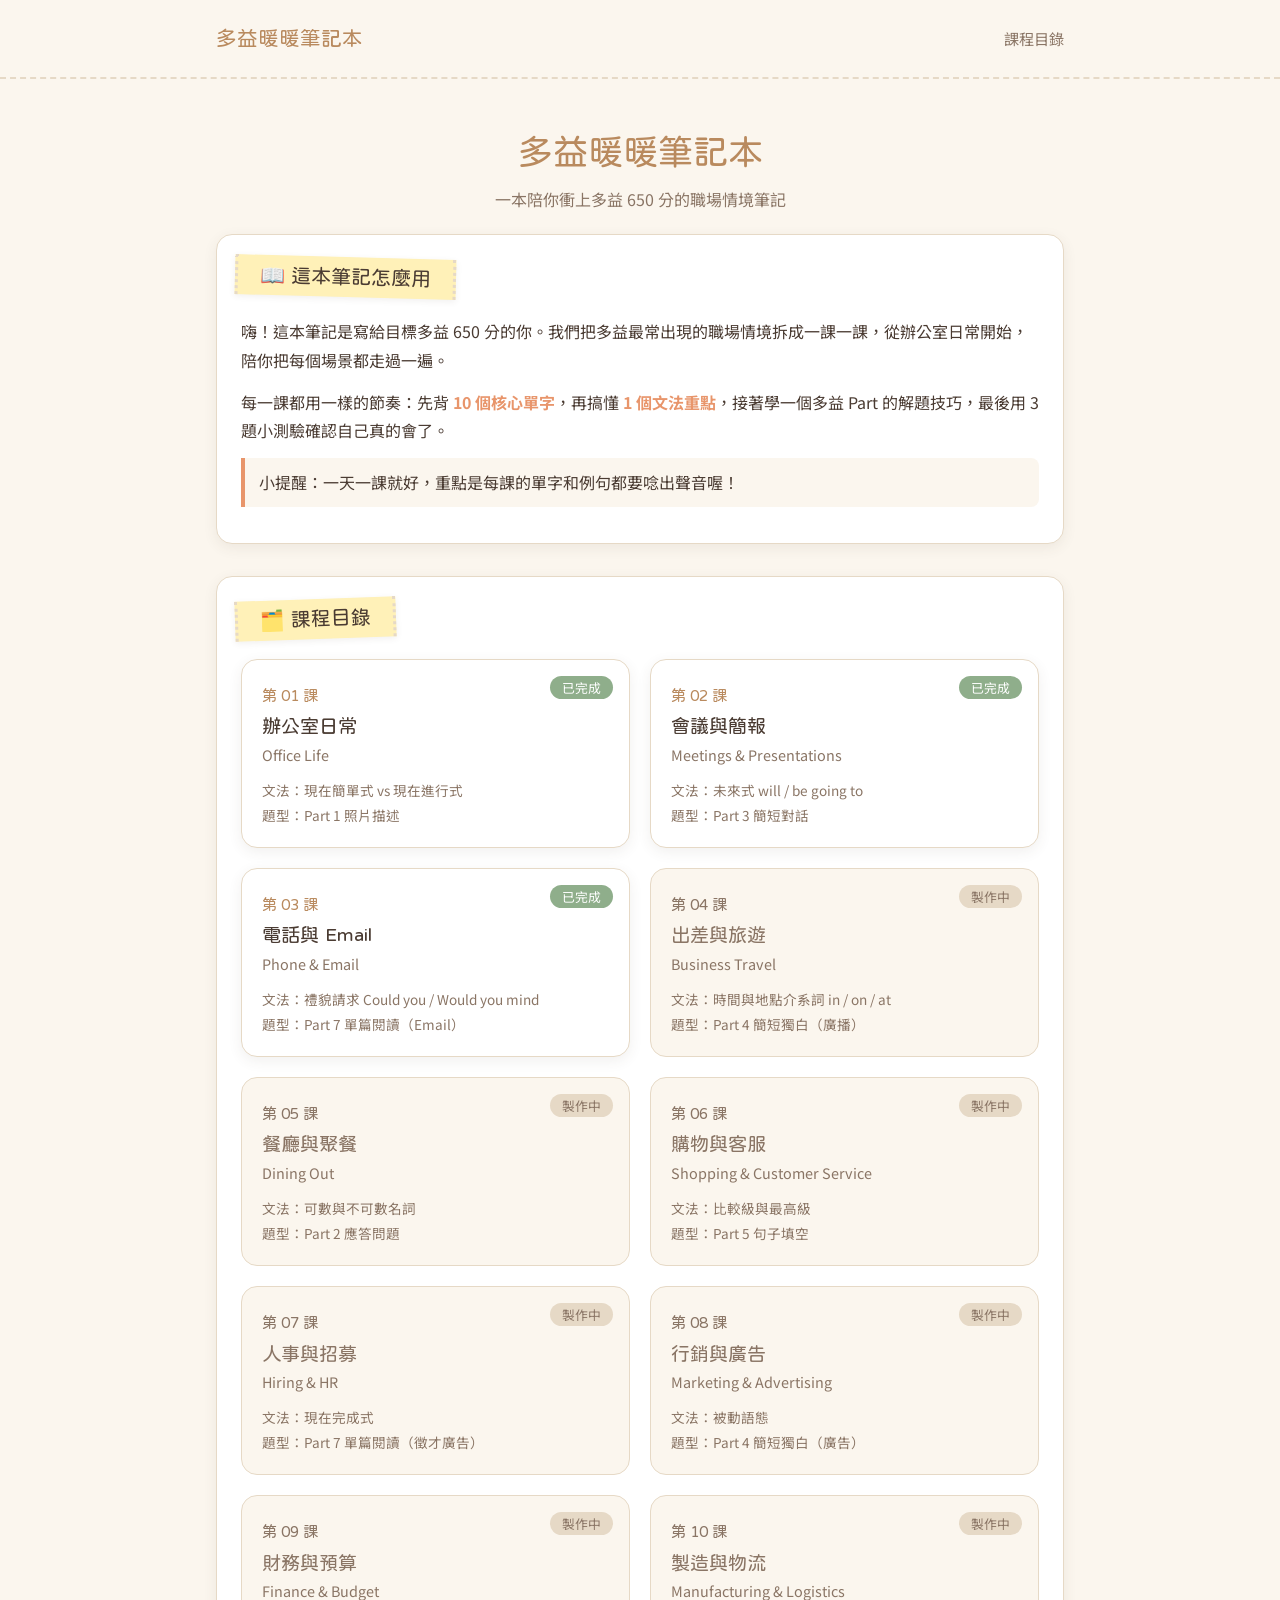
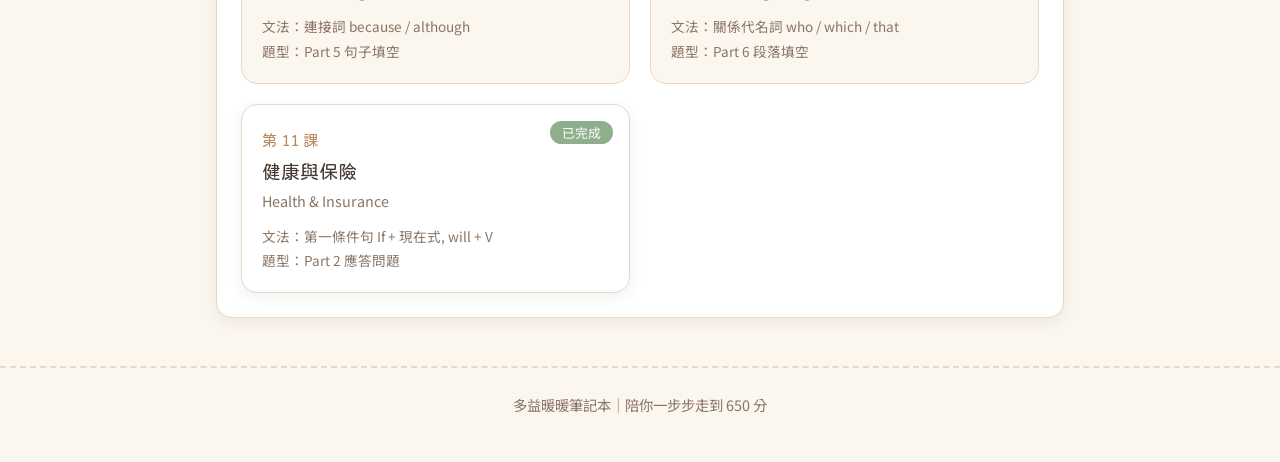
<file: index.html>
<!DOCTYPE html>
<html lang="zh-Hant">
<head>
  <meta charset="UTF-8">
  <meta name="viewport" content="width=device-width, initial-scale=1.0">
  <title>多益暖暖筆記本｜多益 650 分學習講義</title>
  <link rel="preconnect" href="https://fonts.googleapis.com">
  <link rel="preconnect" href="https://fonts.gstatic.com" crossorigin>
  <link href="https://fonts.googleapis.com/css2?family=Huninn&family=Noto+Sans+TC:wght@400;700&display=swap" rel="stylesheet">
  <link rel="stylesheet" href="assets/css/style.css">
</head>
<body>
  <header class="site-header">
    <div class="container">
      <a class="site-logo" href="index.html">多益暖暖筆記本</a>
      <a class="header-link" href="#lessons">課程目錄</a>
    </div>
  </header>

  <main class="container">

    <section class="home-hero">
      <h1 class="home-title">多益暖暖筆記本</h1>
      <p class="home-subtitle">一本陪你衝上多益 650 分的職場情境筆記</p>
    </section>

    <section class="card">
      <h2 class="tape-title">📖 這本筆記怎麼用</h2>
      <p>嗨！這本筆記是寫給目標多益 650 分的你。我們把多益最常出現的職場情境拆成一課一課，從辦公室日常開始，陪你把每個場景都走過一遍。</p>
      <p>每一課都用一樣的節奏：先背 <span class="highlight">10 個核心單字</span>，再搞懂 <span class="highlight">1 個文法重點</span>，接著學一個多益 Part 的解題技巧，最後用 3 題小測驗確認自己真的會了。</p>
      <p class="reminder">小提醒：一天一課就好，重點是每課的單字和例句都要唸出聲音喔！</p>
    </section>

    <section class="card" id="lessons">
      <h2 class="tape-title">🗂️ 課程目錄</h2>
      <!--
        卡片狀態：
        - 製作中：<div class="lesson-card is-wip"> ＋ <span class="badge badge-wip">製作中</span>（不加連結）
        - 已完成：改為 <a class="lesson-card" href="lessons/檔名.html"> ＋ <span class="badge badge-done">已完成</span>
      -->
      <div class="lesson-grid">

        <a class="lesson-card" href="lessons/lesson-01-office.html">
          <span class="badge badge-done">已完成</span>
          <span class="lesson-card-number">第 01 課</span>
          <h3 class="lesson-card-title">辦公室日常</h3>
          <p class="lesson-card-en">Office Life</p>
          <p class="lesson-card-meta">文法：現在簡單式 vs 現在進行式<br>題型：Part 1 照片描述</p>
        </a>

        <a class="lesson-card" href="lessons/lesson-02-meeting.html">
          <span class="badge badge-done">已完成</span>
          <span class="lesson-card-number">第 02 課</span>
          <h3 class="lesson-card-title">會議與簡報</h3>
          <p class="lesson-card-en">Meetings &amp; Presentations</p>
          <p class="lesson-card-meta">文法：未來式 will / be going to<br>題型：Part 3 簡短對話</p>
        </a>

        <a class="lesson-card" href="lessons/lesson-03-phone-email.html">
          <span class="badge badge-done">已完成</span>
          <span class="lesson-card-number">第 03 課</span>
          <h3 class="lesson-card-title">電話與 Email</h3>
          <p class="lesson-card-en">Phone &amp; Email</p>
          <p class="lesson-card-meta">文法：禮貌請求 Could you / Would you mind<br>題型：Part 7 單篇閱讀（Email）</p>
        </a>

        <div class="lesson-card is-wip">
          <span class="badge badge-wip">製作中</span>
          <span class="lesson-card-number">第 04 課</span>
          <h3 class="lesson-card-title">出差與旅遊</h3>
          <p class="lesson-card-en">Business Travel</p>
          <p class="lesson-card-meta">文法：時間與地點介系詞 in / on / at<br>題型：Part 4 簡短獨白（廣播）</p>
        </div>

        <div class="lesson-card is-wip">
          <span class="badge badge-wip">製作中</span>
          <span class="lesson-card-number">第 05 課</span>
          <h3 class="lesson-card-title">餐廳與聚餐</h3>
          <p class="lesson-card-en">Dining Out</p>
          <p class="lesson-card-meta">文法：可數與不可數名詞<br>題型：Part 2 應答問題</p>
        </div>

        <div class="lesson-card is-wip">
          <span class="badge badge-wip">製作中</span>
          <span class="lesson-card-number">第 06 課</span>
          <h3 class="lesson-card-title">購物與客服</h3>
          <p class="lesson-card-en">Shopping &amp; Customer Service</p>
          <p class="lesson-card-meta">文法：比較級與最高級<br>題型：Part 5 句子填空</p>
        </div>

        <div class="lesson-card is-wip">
          <span class="badge badge-wip">製作中</span>
          <span class="lesson-card-number">第 07 課</span>
          <h3 class="lesson-card-title">人事與招募</h3>
          <p class="lesson-card-en">Hiring &amp; HR</p>
          <p class="lesson-card-meta">文法：現在完成式<br>題型：Part 7 單篇閱讀（徵才廣告）</p>
        </div>

        <div class="lesson-card is-wip">
          <span class="badge badge-wip">製作中</span>
          <span class="lesson-card-number">第 08 課</span>
          <h3 class="lesson-card-title">行銷與廣告</h3>
          <p class="lesson-card-en">Marketing &amp; Advertising</p>
          <p class="lesson-card-meta">文法：被動語態<br>題型：Part 4 簡短獨白（廣告）</p>
        </div>

        <div class="lesson-card is-wip">
          <span class="badge badge-wip">製作中</span>
          <span class="lesson-card-number">第 09 課</span>
          <h3 class="lesson-card-title">財務與預算</h3>
          <p class="lesson-card-en">Finance &amp; Budget</p>
          <p class="lesson-card-meta">文法：連接詞 because / although<br>題型：Part 5 句子填空</p>
        </div>

        <div class="lesson-card is-wip">
          <span class="badge badge-wip">製作中</span>
          <span class="lesson-card-number">第 10 課</span>
          <h3 class="lesson-card-title">製造與物流</h3>
          <p class="lesson-card-en">Manufacturing &amp; Logistics</p>
          <p class="lesson-card-meta">文法：關係代名詞 who / which / that<br>題型：Part 6 段落填空</p>
        </div>

        <a class="lesson-card" href="lessons/lesson-11-health-insurance.html">
          <span class="badge badge-done">已完成</span>
          <span class="lesson-card-number">第 11 課</span>
          <h3 class="lesson-card-title">健康與保險</h3>
          <p class="lesson-card-en">Health &amp; Insurance</p>
          <p class="lesson-card-meta">文法：第一條件句 If + 現在式, will + V<br>題型：Part 2 應答問題</p>
        </a>
      </div>
    </section>

  </main>

  <footer class="site-footer">
    <div class="container">
      <p>多益暖暖筆記本｜陪你一步步走到 650 分</p>
    </div>
  </footer>
</body>
</html>
</file>
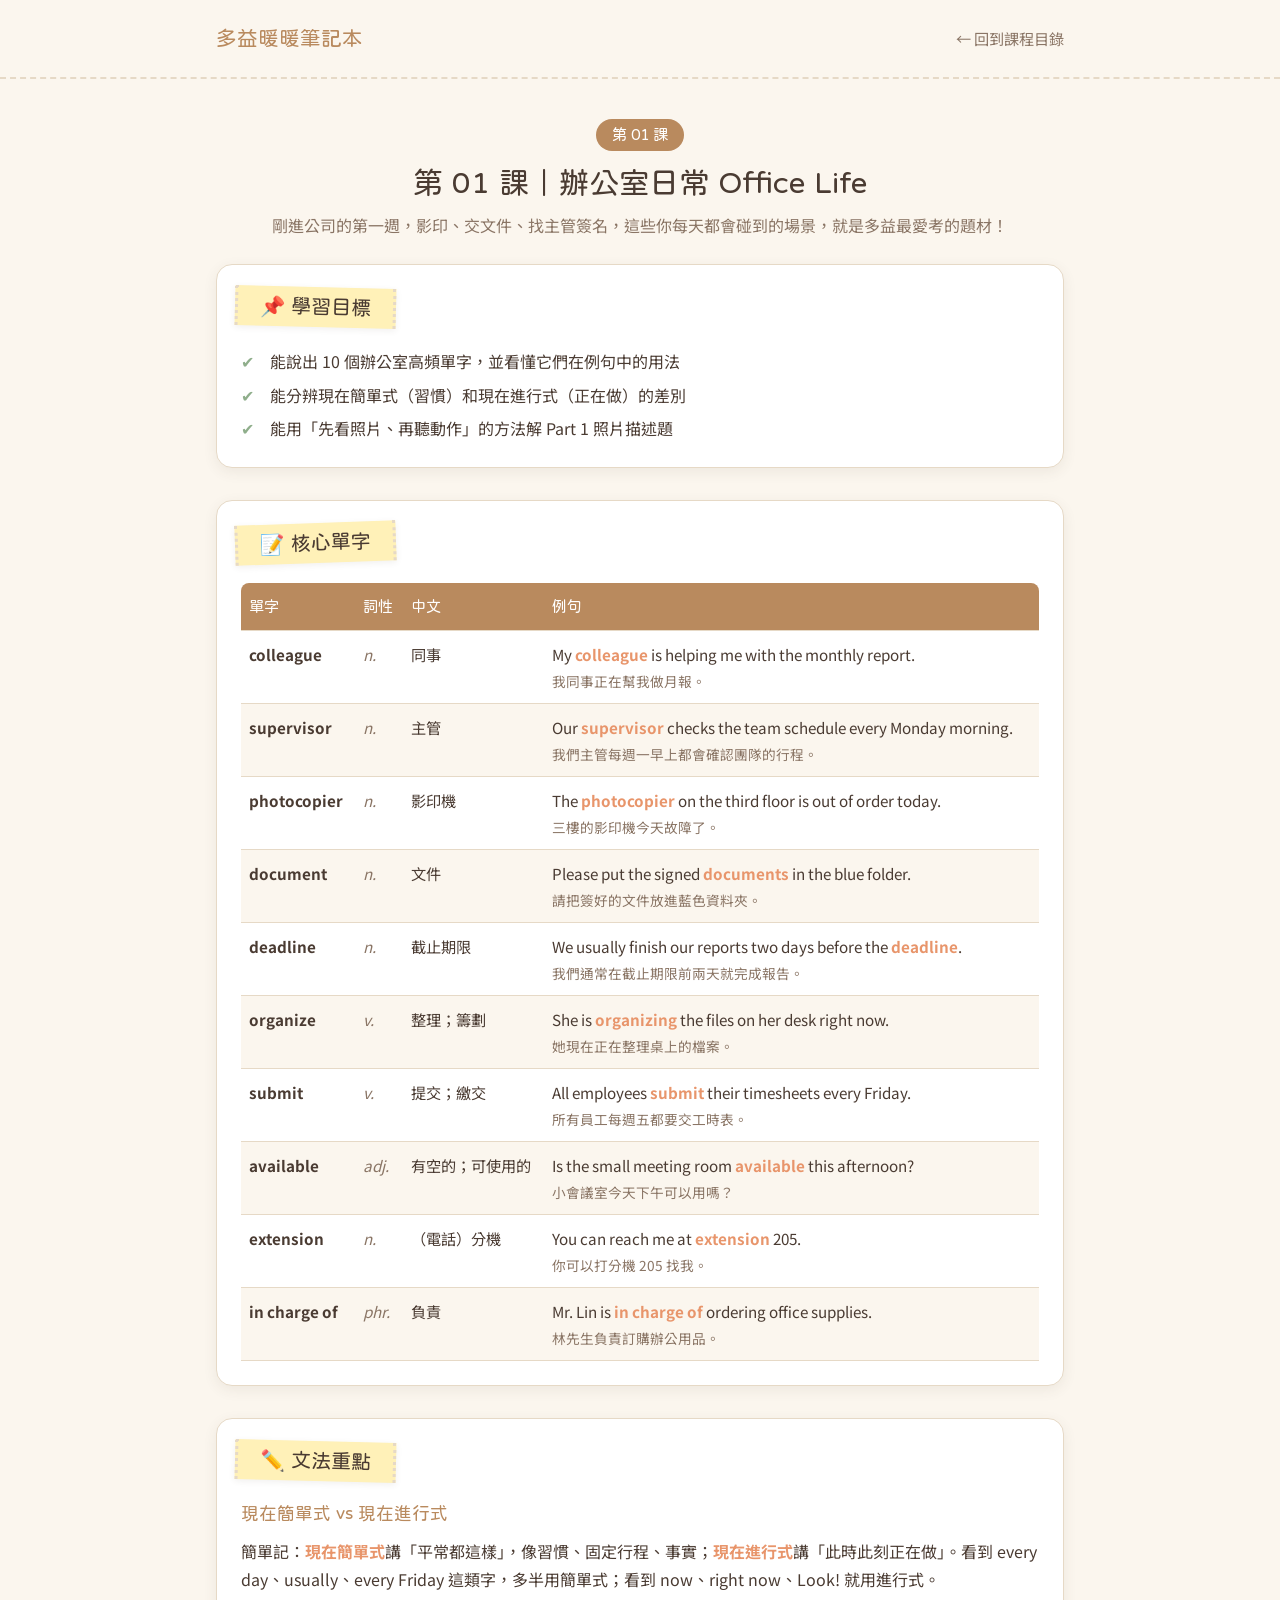
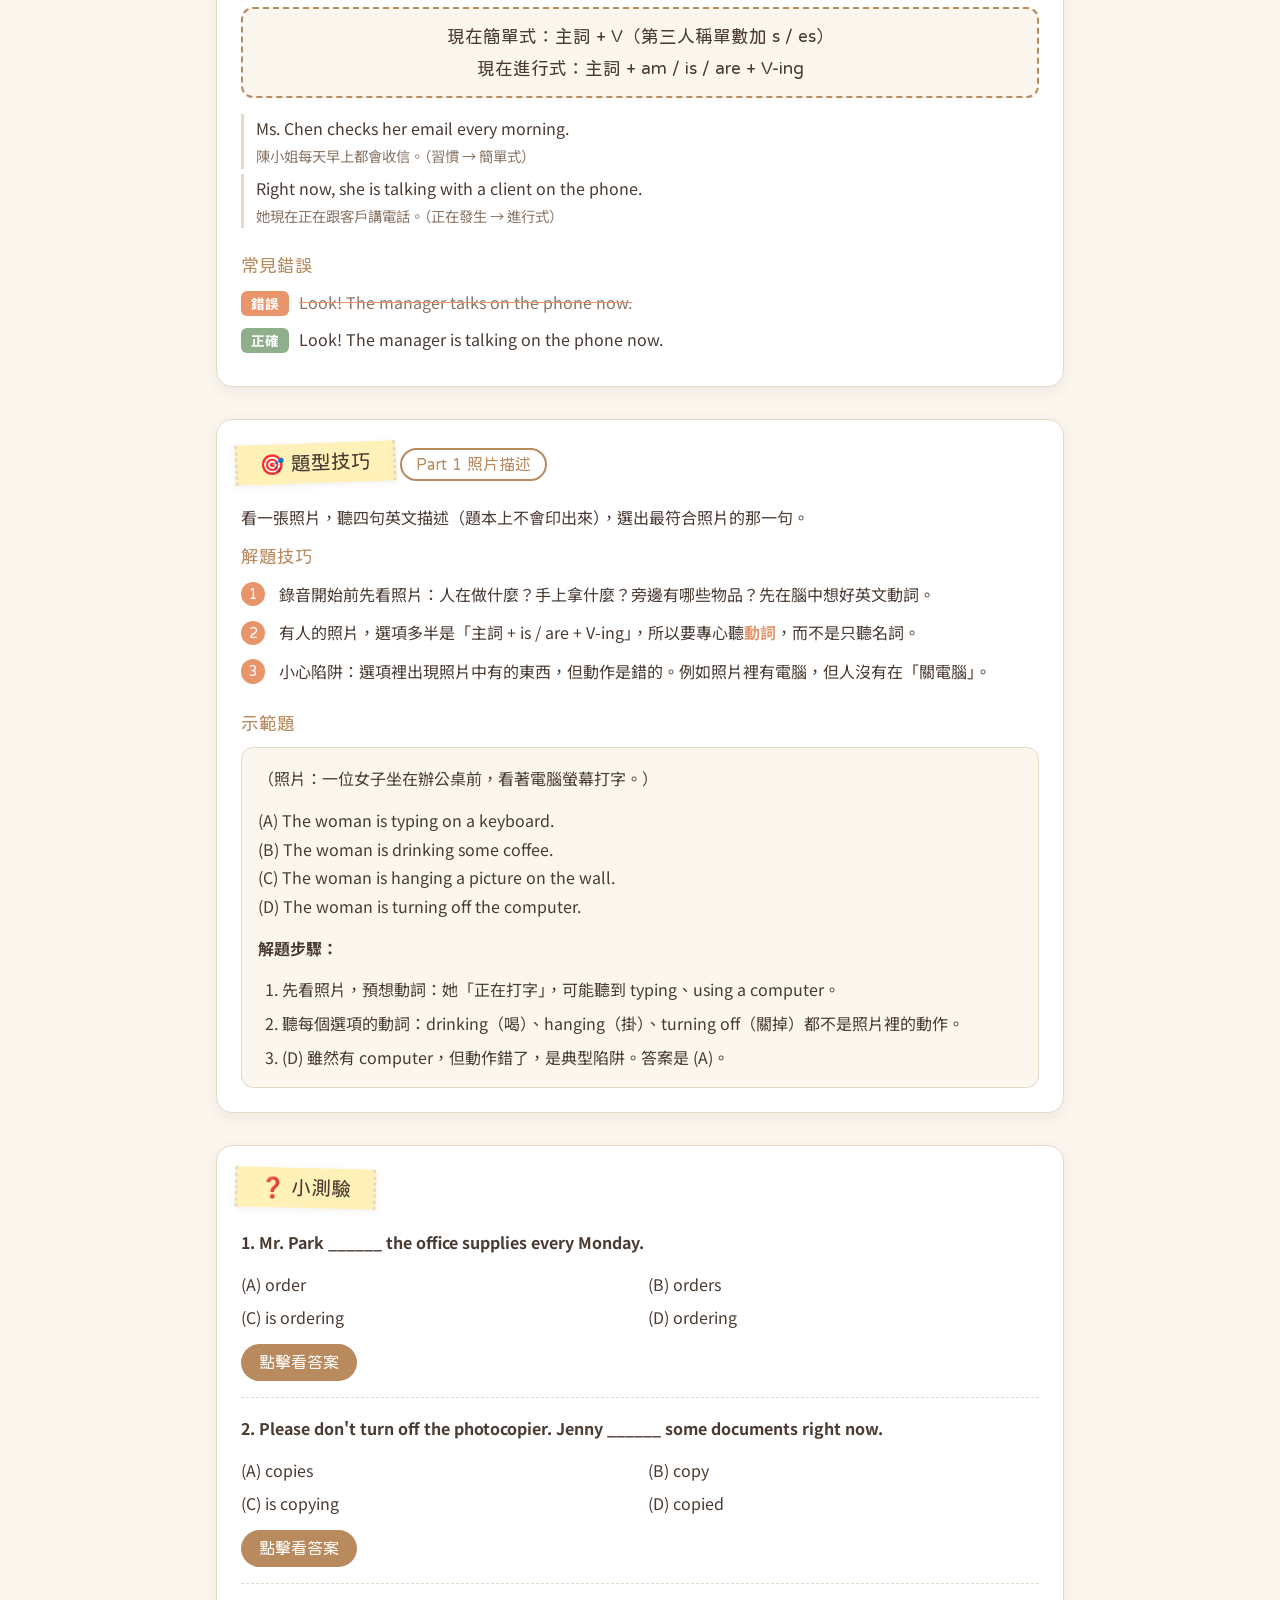
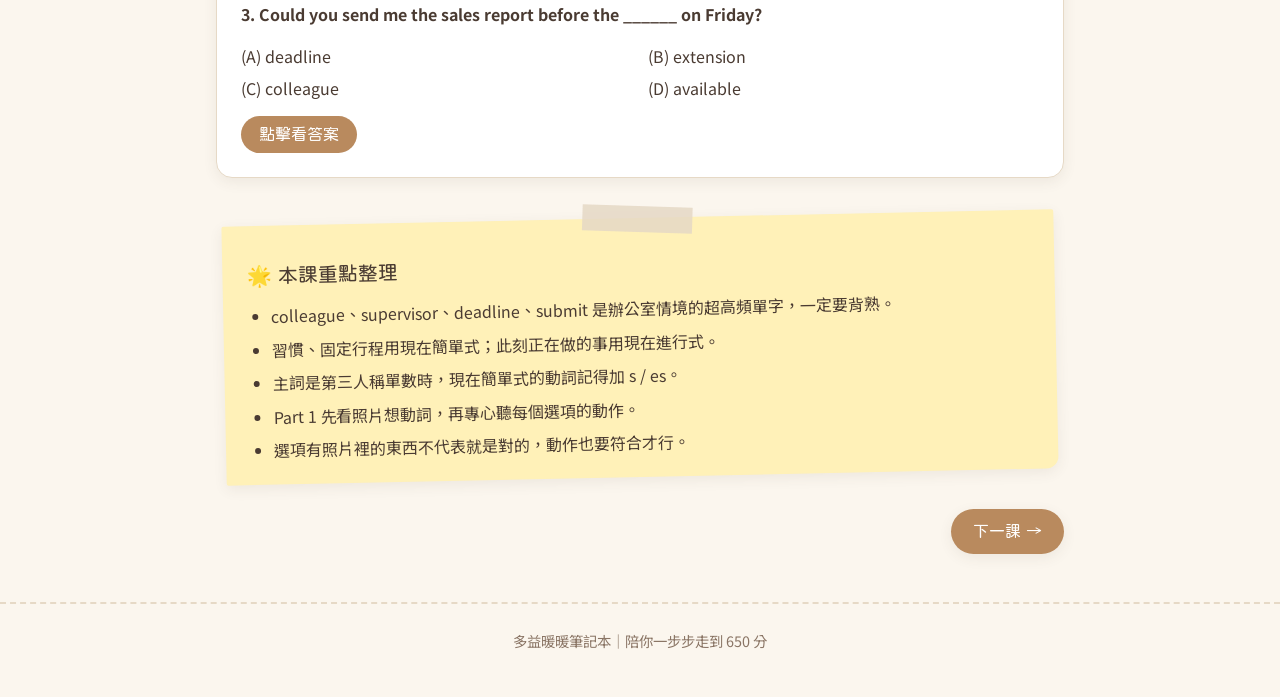
<file: lessons/lesson-01-office.html>
<!DOCTYPE html>
<html lang="zh-Hant">
<head>
  <meta charset="UTF-8">
  <meta name="viewport" content="width=device-width, initial-scale=1.0">
  <title>第 01 課｜辦公室日常｜多益暖暖筆記本</title>
  <link rel="preconnect" href="https://fonts.googleapis.com">
  <link rel="preconnect" href="https://fonts.gstatic.com" crossorigin>
  <link href="https://fonts.googleapis.com/css2?family=Huninn&family=Noto+Sans+TC:wght@400;700&display=swap" rel="stylesheet">
  <link rel="stylesheet" href="../assets/css/style.css">
</head>
<body>
  <header class="site-header">
    <div class="container">
      <a class="site-logo" href="../index.html">多益暖暖筆記本</a>
      <a class="header-link" href="../index.html#lessons">← 回到課程目錄</a>
    </div>
  </header>

  <main class="container">

    <!-- ① 課程標題 -->
    <section class="lesson-hero">
      <span class="lesson-number">第 01 課</span>
      <h1 class="lesson-title">第 01 課｜辦公室日常 Office Life</h1>
      <p class="lesson-intro">剛進公司的第一週，影印、交文件、找主管簽名，這些你每天都會碰到的場景，就是多益最愛考的題材！</p>
    </section>

    <!-- ② 學習目標 -->
    <section class="card">
      <h2 class="tape-title">📌 學習目標</h2>
      <ul class="goal-list">
        <li>能說出 10 個辦公室高頻單字，並看懂它們在例句中的用法</li>
        <li>能分辨現在簡單式（習慣）和現在進行式（正在做）的差別</li>
        <li>能用「先看照片、再聽動作」的方法解 Part 1 照片描述題</li>
      </ul>
    </section>

    <!-- ③ 核心單字 -->
    <section class="card">
      <h2 class="tape-title">📝 核心單字</h2>
      <table class="vocab-table">
        <thead>
          <tr>
            <th scope="col">單字</th>
            <th scope="col">詞性</th>
            <th scope="col">中文</th>
            <th scope="col">例句</th>
          </tr>
        </thead>
        <tbody>
          <tr>
            <td data-label="單字" class="vocab-word">colleague</td>
            <td data-label="詞性" class="pos">n.</td>
            <td data-label="中文">同事</td>
            <td data-label="例句">
              <span class="example-en">My <span class="highlight">colleague</span> is helping me with the monthly report.</span>
              <span class="example-zh">我同事正在幫我做月報。</span>
            </td>
          </tr>
          <tr>
            <td data-label="單字" class="vocab-word">supervisor</td>
            <td data-label="詞性" class="pos">n.</td>
            <td data-label="中文">主管</td>
            <td data-label="例句">
              <span class="example-en">Our <span class="highlight">supervisor</span> checks the team schedule every Monday morning.</span>
              <span class="example-zh">我們主管每週一早上都會確認團隊的行程。</span>
            </td>
          </tr>
          <tr>
            <td data-label="單字" class="vocab-word">photocopier</td>
            <td data-label="詞性" class="pos">n.</td>
            <td data-label="中文">影印機</td>
            <td data-label="例句">
              <span class="example-en">The <span class="highlight">photocopier</span> on the third floor is out of order today.</span>
              <span class="example-zh">三樓的影印機今天故障了。</span>
            </td>
          </tr>
          <tr>
            <td data-label="單字" class="vocab-word">document</td>
            <td data-label="詞性" class="pos">n.</td>
            <td data-label="中文">文件</td>
            <td data-label="例句">
              <span class="example-en">Please put the signed <span class="highlight">documents</span> in the blue folder.</span>
              <span class="example-zh">請把簽好的文件放進藍色資料夾。</span>
            </td>
          </tr>
          <tr>
            <td data-label="單字" class="vocab-word">deadline</td>
            <td data-label="詞性" class="pos">n.</td>
            <td data-label="中文">截止期限</td>
            <td data-label="例句">
              <span class="example-en">We usually finish our reports two days before the <span class="highlight">deadline</span>.</span>
              <span class="example-zh">我們通常在截止期限前兩天就完成報告。</span>
            </td>
          </tr>
          <tr>
            <td data-label="單字" class="vocab-word">organize</td>
            <td data-label="詞性" class="pos">v.</td>
            <td data-label="中文">整理；籌劃</td>
            <td data-label="例句">
              <span class="example-en">She is <span class="highlight">organizing</span> the files on her desk right now.</span>
              <span class="example-zh">她現在正在整理桌上的檔案。</span>
            </td>
          </tr>
          <tr>
            <td data-label="單字" class="vocab-word">submit</td>
            <td data-label="詞性" class="pos">v.</td>
            <td data-label="中文">提交；繳交</td>
            <td data-label="例句">
              <span class="example-en">All employees <span class="highlight">submit</span> their timesheets every Friday.</span>
              <span class="example-zh">所有員工每週五都要交工時表。</span>
            </td>
          </tr>
          <tr>
            <td data-label="單字" class="vocab-word">available</td>
            <td data-label="詞性" class="pos">adj.</td>
            <td data-label="中文">有空的；可使用的</td>
            <td data-label="例句">
              <span class="example-en">Is the small meeting room <span class="highlight">available</span> this afternoon?</span>
              <span class="example-zh">小會議室今天下午可以用嗎？</span>
            </td>
          </tr>
          <tr>
            <td data-label="單字" class="vocab-word">extension</td>
            <td data-label="詞性" class="pos">n.</td>
            <td data-label="中文">（電話）分機</td>
            <td data-label="例句">
              <span class="example-en">You can reach me at <span class="highlight">extension</span> 205.</span>
              <span class="example-zh">你可以打分機 205 找我。</span>
            </td>
          </tr>
          <tr>
            <td data-label="單字" class="vocab-word">in charge of</td>
            <td data-label="詞性" class="pos">phr.</td>
            <td data-label="中文">負責</td>
            <td data-label="例句">
              <span class="example-en">Mr. Lin is <span class="highlight">in charge of</span> ordering office supplies.</span>
              <span class="example-zh">林先生負責訂購辦公用品。</span>
            </td>
          </tr>
        </tbody>
      </table>
    </section>

    <!-- ④ 文法重點 -->
    <section class="card">
      <h2 class="tape-title">✏️ 文法重點</h2>
      <h3 class="sub-title">現在簡單式 vs 現在進行式</h3>

      <p>簡單記：<span class="highlight">現在簡單式</span>講「平常都這樣」，像習慣、固定行程、事實；<span class="highlight">現在進行式</span>講「此時此刻正在做」。看到 every day、usually、every Friday 這類字，多半用簡單式；看到 now、right now、Look! 就用進行式。</p>

      <div class="formula">現在簡單式：主詞 + V（第三人稱單數加 s / es）<br>現在進行式：主詞 + am / is / are + V-ing</div>

      <ul class="example-list">
        <li>
          <span class="example-en">Ms. Chen checks her email every morning.</span>
          <span class="example-zh">陳小姐每天早上都會收信。（習慣 → 簡單式）</span>
        </li>
        <li>
          <span class="example-en">Right now, she is talking with a client on the phone.</span>
          <span class="example-zh">她現在正在跟客戶講電話。（正在發生 → 進行式）</span>
        </li>
      </ul>

      <h3 class="sub-title">常見錯誤</h3>
      <p class="mistake">
        <span class="label-wrong">錯誤</span>
        <span class="mistake-wrong">Look! The manager talks on the phone now.</span>
      </p>
      <p class="mistake">
        <span class="label-correct">正確</span>
        <span>Look! The manager is talking on the phone now.</span>
      </p>
    </section>

    <!-- ⑤ 題型技巧 -->
    <section class="card">
      <h2 class="tape-title">🎯 題型技巧</h2>
      <span class="part-badge">Part 1 照片描述</span>
      <p>看一張照片，聽四句英文描述（題本上不會印出來），選出最符合照片的那一句。</p>

      <h3 class="sub-title">解題技巧</h3>
      <ol class="tip-list">
        <li>錄音開始前先看照片：人在做什麼？手上拿什麼？旁邊有哪些物品？先在腦中想好英文動詞。</li>
        <li>有人的照片，選項多半是「主詞 + is / are + V-ing」，所以要專心聽<span class="highlight">動詞</span>，而不是只聽名詞。</li>
        <li>小心陷阱：選項裡出現照片中有的東西，但動作是錯的。例如照片裡有電腦，但人沒有在「關電腦」。</li>
      </ol>

      <h3 class="sub-title">示範題</h3>
      <div class="demo-box">
        <p>（照片：一位女子坐在辦公桌前，看著電腦螢幕打字。）</p>
        <p>(A) The woman is typing on a keyboard.<br>
          (B) The woman is drinking some coffee.<br>
          (C) The woman is hanging a picture on the wall.<br>
          (D) The woman is turning off the computer.</p>
        <p><strong>解題步驟：</strong></p>
        <ol class="steps">
          <li>先看照片，預想動詞：她「正在打字」，可能聽到 typing、using a computer。</li>
          <li>聽每個選項的動詞：drinking（喝）、hanging（掛）、turning off（關掉）都不是照片裡的動作。</li>
          <li>(D) 雖然有 computer，但動作錯了，是典型陷阱。答案是 (A)。</li>
        </ol>
      </div>
    </section>

    <!-- ⑥ 小測驗 -->
    <section class="card">
      <h2 class="tape-title">❓ 小測驗</h2>

      <div class="quiz-item">
        <p class="quiz-question">1. Mr. Park ______ the office supplies every Monday.</p>
        <ul class="options">
          <li>(A) order</li>
          <li>(B) orders</li>
          <li>(C) is ordering</li>
          <li>(D) ordering</li>
        </ul>
        <details class="answer">
          <summary>點擊看答案</summary>
          <div class="answer-body">
            <p><span class="answer-key">正確答案：(B)</span></p>
            <p>every Monday 表示固定習慣，要用現在簡單式；主詞 Mr. Park 是第三人稱單數，動詞要加 s，所以選 orders。(C) 是正在做，不合習慣的意思；(A)、(D) 文法不對。</p>
          </div>
        </details>
      </div>

      <div class="quiz-item">
        <p class="quiz-question">2. Please don't turn off the photocopier. Jenny ______ some documents right now.</p>
        <ul class="options">
          <li>(A) copies</li>
          <li>(B) copy</li>
          <li>(C) is copying</li>
          <li>(D) copied</li>
        </ul>
        <details class="answer">
          <summary>點擊看答案</summary>
          <div class="answer-body">
            <p><span class="answer-key">正確答案：(C)</span></p>
            <p>right now 表示「此刻正在做」，要用現在進行式 is copying。意思是：先別關影印機，Jenny 現在正在印文件。</p>
          </div>
        </details>
      </div>

      <div class="quiz-item">
        <p class="quiz-question">3. Could you send me the sales report before the ______ on Friday?</p>
        <ul class="options">
          <li>(A) deadline</li>
          <li>(B) extension</li>
          <li>(C) colleague</li>
          <li>(D) available</li>
        </ul>
        <details class="answer">
          <summary>點擊看答案</summary>
          <div class="answer-body">
            <p><span class="answer-key">正確答案：(A)</span></p>
            <p>「在週五的截止期限前把業績報告寄給我」，deadline 最合理。extension 是分機、colleague 是同事，意思不通；available 是形容詞，不能放在 the 後面當名詞用。</p>
          </div>
        </details>
      </div>
    </section>

    <!-- ⑦ 本課重點整理 -->
    <section class="sticky-note">
      <h2>🌟 本課重點整理</h2>
      <ul>
        <li>colleague、supervisor、deadline、submit 是辦公室情境的超高頻單字，一定要背熟。</li>
        <li>習慣、固定行程用現在簡單式；此刻正在做的事用現在進行式。</li>
        <li>主詞是第三人稱單數時，現在簡單式的動詞記得加 s / es。</li>
        <li>Part 1 先看照片想動詞，再專心聽每個選項的動作。</li>
        <li>選項有照片裡的東西不代表就是對的，動作也要符合才行。</li>
      </ul>
    </section>

    <!-- ⑧ 導覽 -->
    <nav class="lesson-nav" aria-label="課程導覽">
      <a class="nav-btn nav-next" href="lesson-02-meeting.html">下一課 →</a>
    </nav>

  </main>

  <footer class="site-footer">
    <div class="container">
      <p>多益暖暖筆記本｜陪你一步步走到 650 分</p>
    </div>
  </footer>
</body>
</html>
</file>
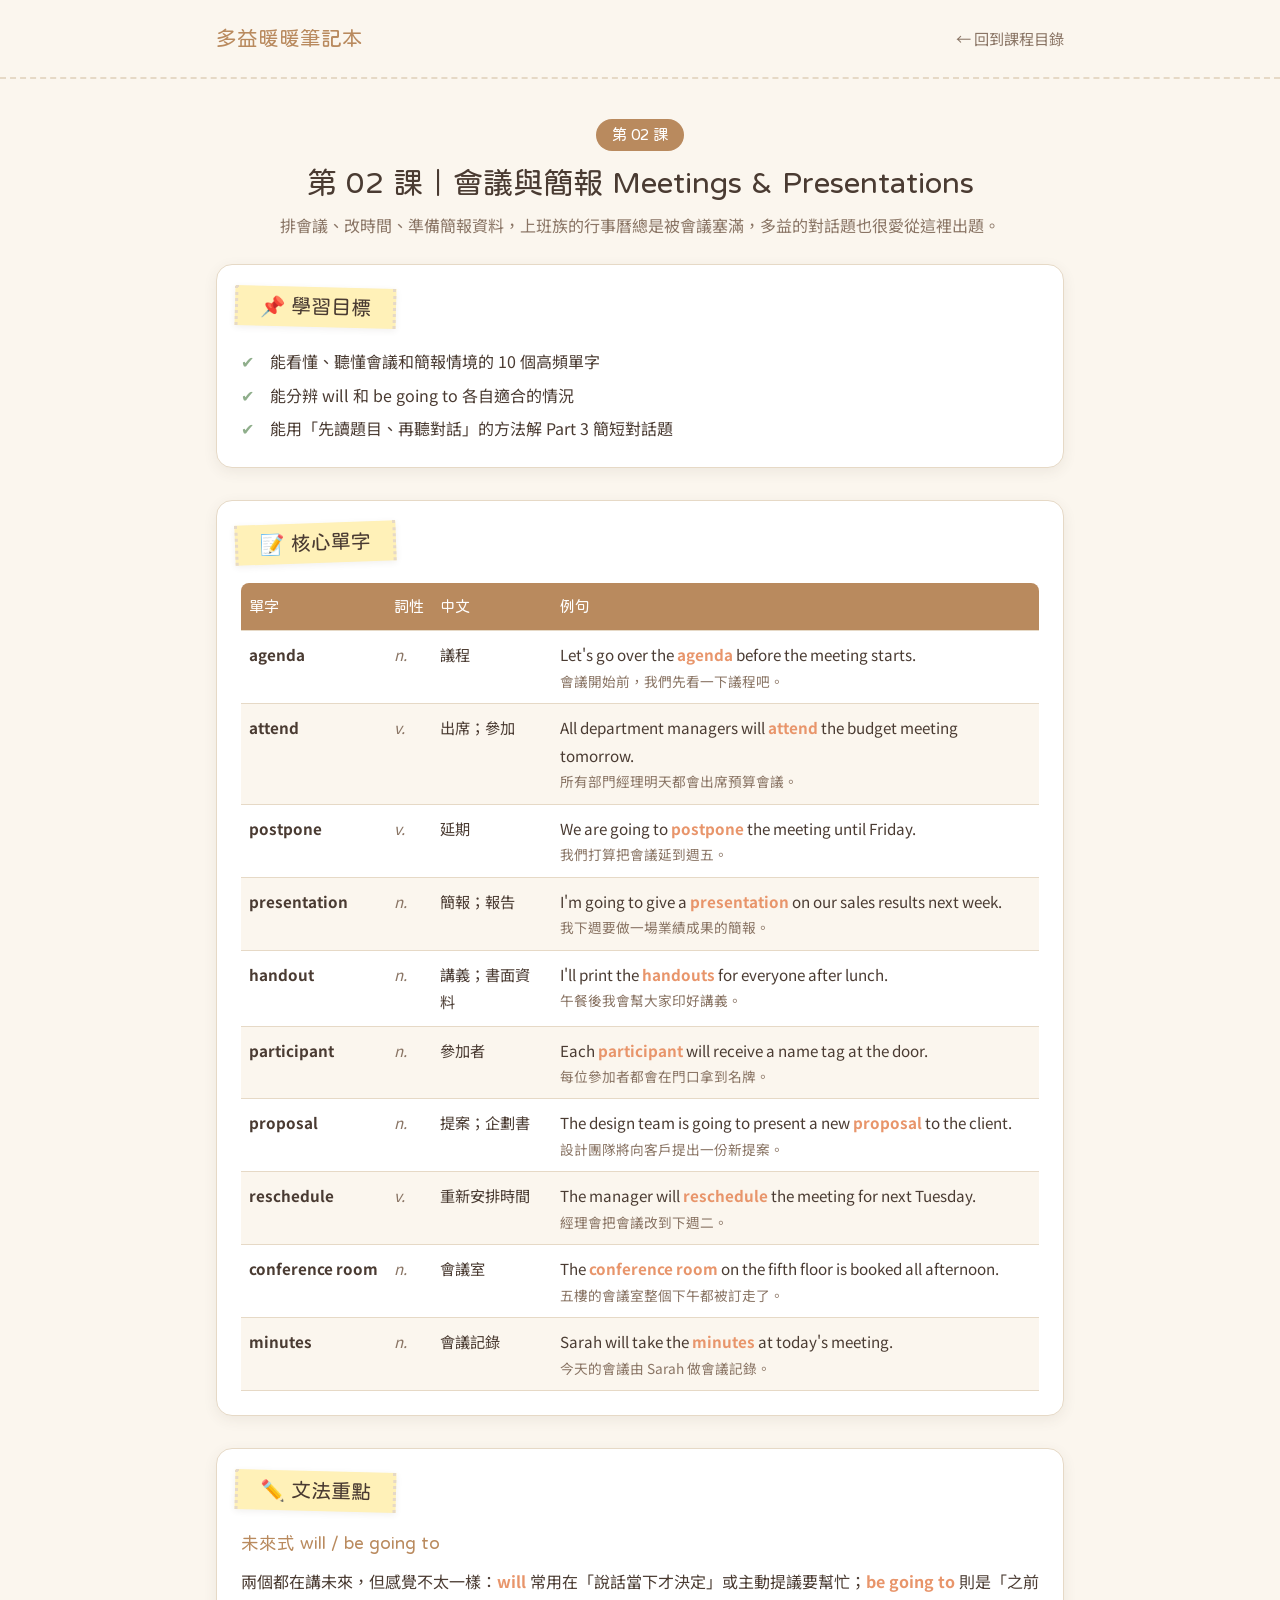
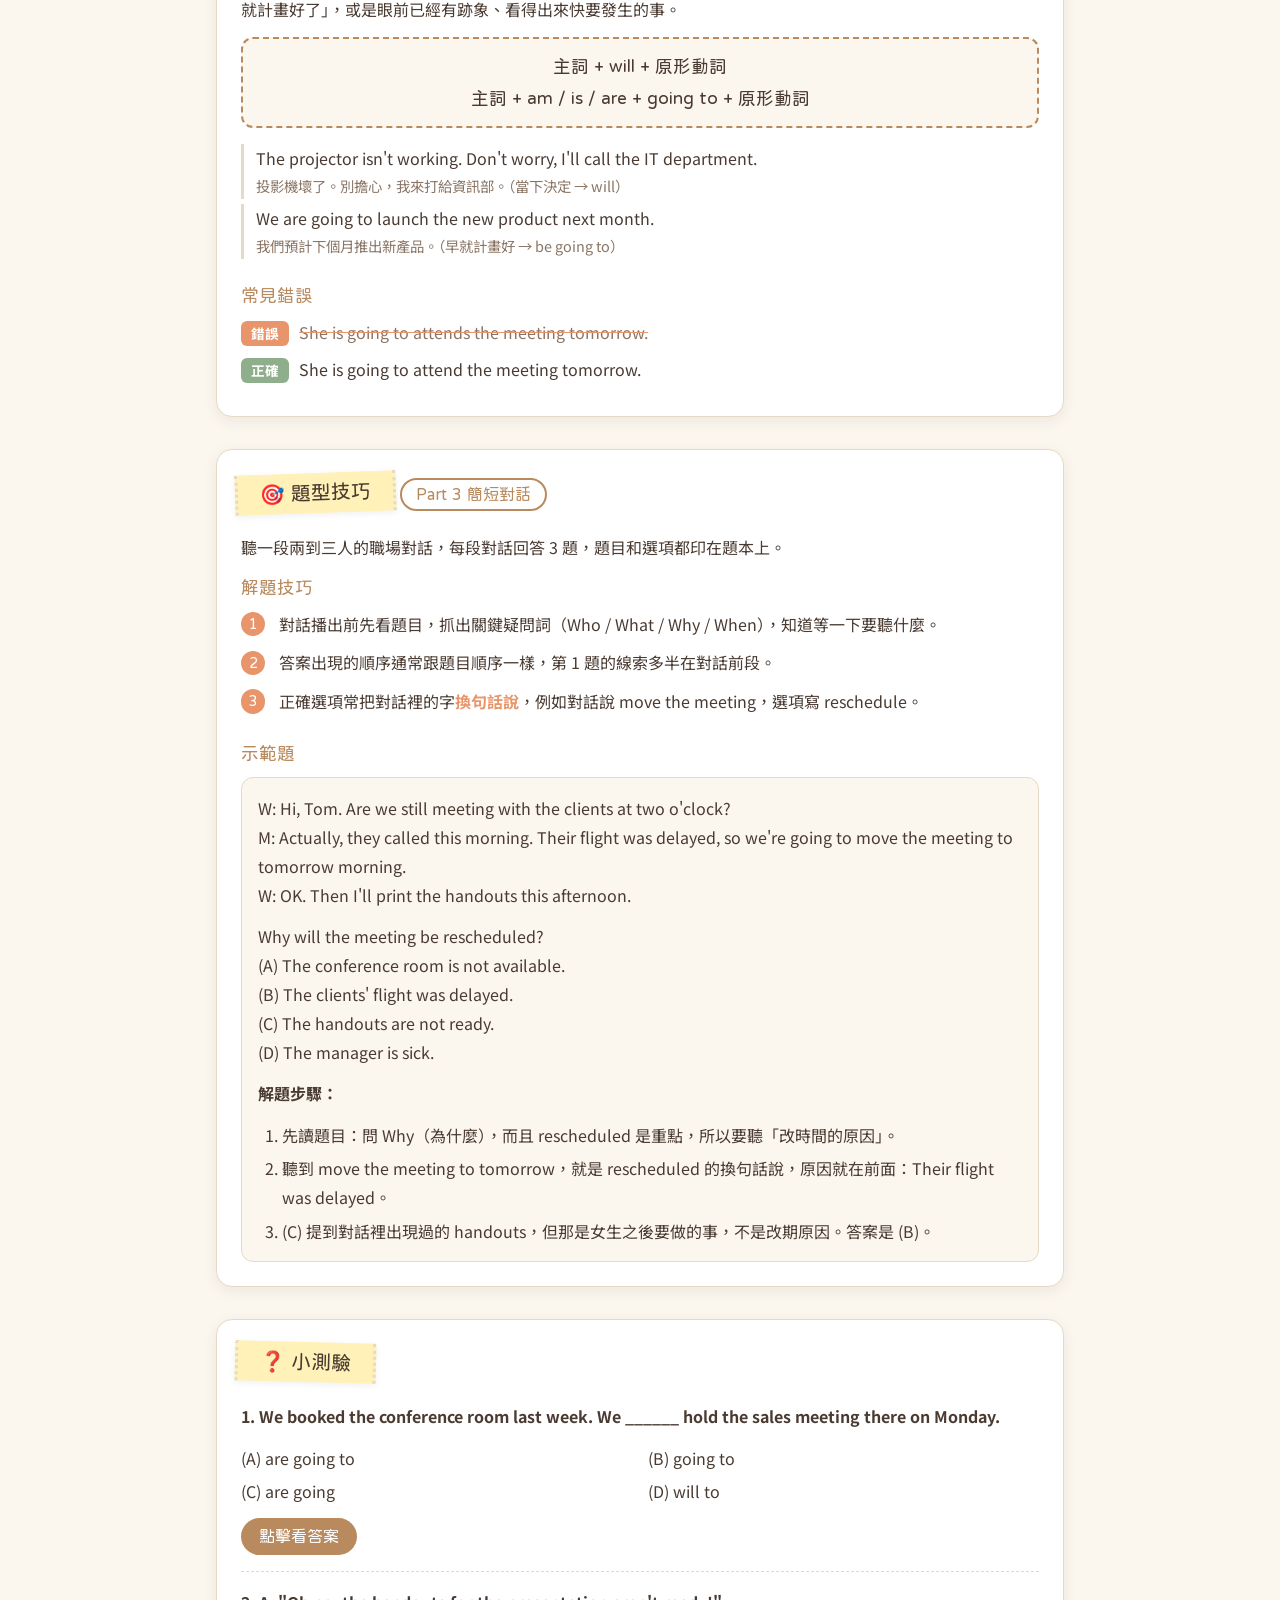
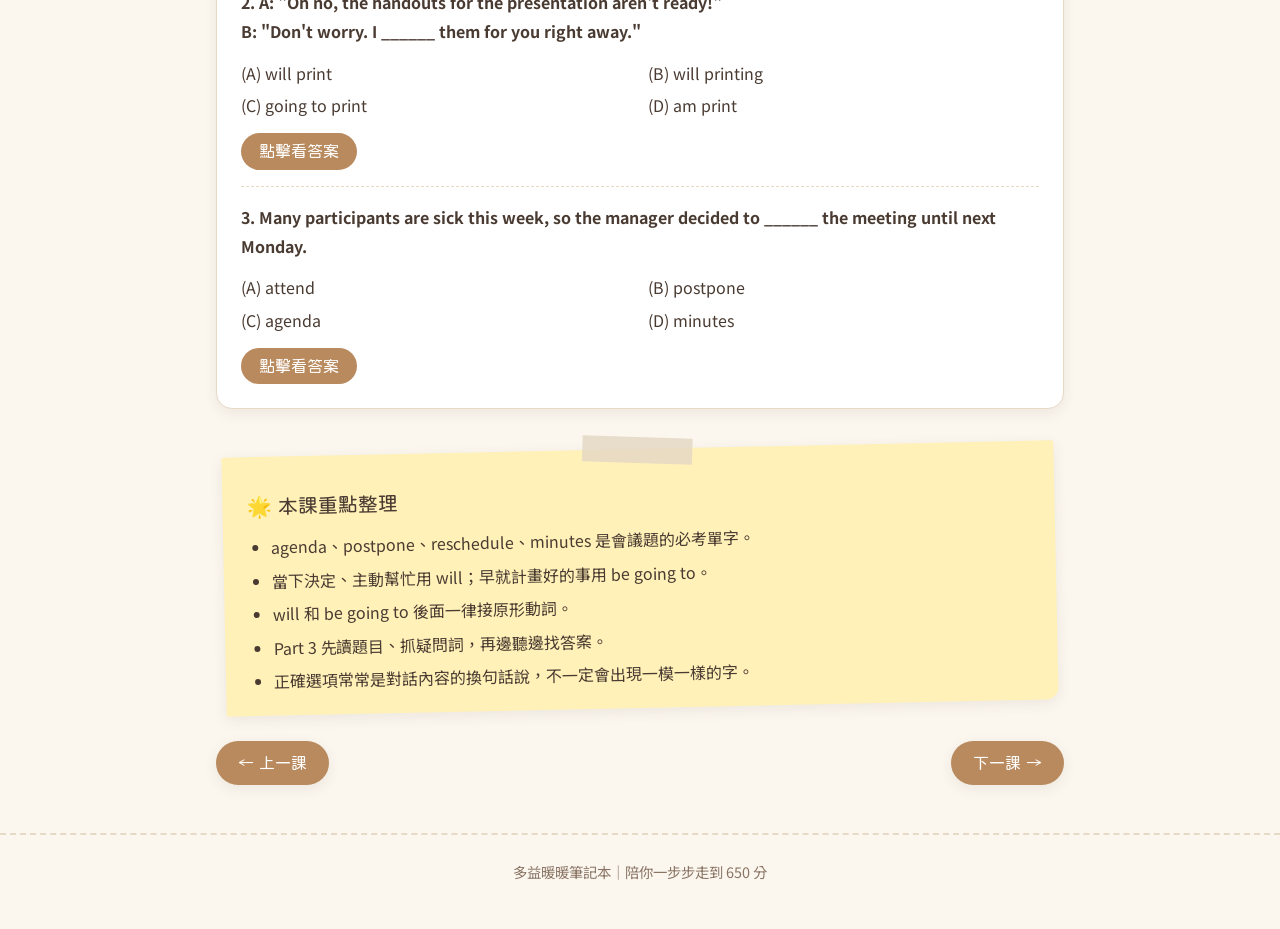
<file: lessons/lesson-02-meeting.html>
<!DOCTYPE html>
<html lang="zh-Hant">
<head>
  <meta charset="UTF-8">
  <meta name="viewport" content="width=device-width, initial-scale=1.0">
  <title>第 02 課｜會議與簡報｜多益暖暖筆記本</title>
  <link rel="preconnect" href="https://fonts.googleapis.com">
  <link rel="preconnect" href="https://fonts.gstatic.com" crossorigin>
  <link href="https://fonts.googleapis.com/css2?family=Huninn&family=Noto+Sans+TC:wght@400;700&display=swap" rel="stylesheet">
  <link rel="stylesheet" href="../assets/css/style.css">
</head>
<body>
  <header class="site-header">
    <div class="container">
      <a class="site-logo" href="../index.html">多益暖暖筆記本</a>
      <a class="header-link" href="../index.html#lessons">← 回到課程目錄</a>
    </div>
  </header>

  <main class="container">

    <!-- ① 課程標題 -->
    <section class="lesson-hero">
      <span class="lesson-number">第 02 課</span>
      <h1 class="lesson-title">第 02 課｜會議與簡報 Meetings &amp; Presentations</h1>
      <p class="lesson-intro">排會議、改時間、準備簡報資料，上班族的行事曆總是被會議塞滿，多益的對話題也很愛從這裡出題。</p>
    </section>

    <!-- ② 學習目標 -->
    <section class="card">
      <h2 class="tape-title">📌 學習目標</h2>
      <ul class="goal-list">
        <li>能看懂、聽懂會議和簡報情境的 10 個高頻單字</li>
        <li>能分辨 will 和 be going to 各自適合的情況</li>
        <li>能用「先讀題目、再聽對話」的方法解 Part 3 簡短對話題</li>
      </ul>
    </section>

    <!-- ③ 核心單字 -->
    <section class="card">
      <h2 class="tape-title">📝 核心單字</h2>
      <table class="vocab-table">
        <thead>
          <tr>
            <th scope="col">單字</th>
            <th scope="col">詞性</th>
            <th scope="col">中文</th>
            <th scope="col">例句</th>
          </tr>
        </thead>
        <tbody>
          <tr>
            <td data-label="單字" class="vocab-word">agenda</td>
            <td data-label="詞性" class="pos">n.</td>
            <td data-label="中文">議程</td>
            <td data-label="例句">
              <span class="example-en">Let's go over the <span class="highlight">agenda</span> before the meeting starts.</span>
              <span class="example-zh">會議開始前，我們先看一下議程吧。</span>
            </td>
          </tr>
          <tr>
            <td data-label="單字" class="vocab-word">attend</td>
            <td data-label="詞性" class="pos">v.</td>
            <td data-label="中文">出席；參加</td>
            <td data-label="例句">
              <span class="example-en">All department managers will <span class="highlight">attend</span> the budget meeting tomorrow.</span>
              <span class="example-zh">所有部門經理明天都會出席預算會議。</span>
            </td>
          </tr>
          <tr>
            <td data-label="單字" class="vocab-word">postpone</td>
            <td data-label="詞性" class="pos">v.</td>
            <td data-label="中文">延期</td>
            <td data-label="例句">
              <span class="example-en">We are going to <span class="highlight">postpone</span> the meeting until Friday.</span>
              <span class="example-zh">我們打算把會議延到週五。</span>
            </td>
          </tr>
          <tr>
            <td data-label="單字" class="vocab-word">presentation</td>
            <td data-label="詞性" class="pos">n.</td>
            <td data-label="中文">簡報；報告</td>
            <td data-label="例句">
              <span class="example-en">I'm going to give a <span class="highlight">presentation</span> on our sales results next week.</span>
              <span class="example-zh">我下週要做一場業績成果的簡報。</span>
            </td>
          </tr>
          <tr>
            <td data-label="單字" class="vocab-word">handout</td>
            <td data-label="詞性" class="pos">n.</td>
            <td data-label="中文">講義；書面資料</td>
            <td data-label="例句">
              <span class="example-en">I'll print the <span class="highlight">handouts</span> for everyone after lunch.</span>
              <span class="example-zh">午餐後我會幫大家印好講義。</span>
            </td>
          </tr>
          <tr>
            <td data-label="單字" class="vocab-word">participant</td>
            <td data-label="詞性" class="pos">n.</td>
            <td data-label="中文">參加者</td>
            <td data-label="例句">
              <span class="example-en">Each <span class="highlight">participant</span> will receive a name tag at the door.</span>
              <span class="example-zh">每位參加者都會在門口拿到名牌。</span>
            </td>
          </tr>
          <tr>
            <td data-label="單字" class="vocab-word">proposal</td>
            <td data-label="詞性" class="pos">n.</td>
            <td data-label="中文">提案；企劃書</td>
            <td data-label="例句">
              <span class="example-en">The design team is going to present a new <span class="highlight">proposal</span> to the client.</span>
              <span class="example-zh">設計團隊將向客戶提出一份新提案。</span>
            </td>
          </tr>
          <tr>
            <td data-label="單字" class="vocab-word">reschedule</td>
            <td data-label="詞性" class="pos">v.</td>
            <td data-label="中文">重新安排時間</td>
            <td data-label="例句">
              <span class="example-en">The manager will <span class="highlight">reschedule</span> the meeting for next Tuesday.</span>
              <span class="example-zh">經理會把會議改到下週二。</span>
            </td>
          </tr>
          <tr>
            <td data-label="單字" class="vocab-word">conference room</td>
            <td data-label="詞性" class="pos">n.</td>
            <td data-label="中文">會議室</td>
            <td data-label="例句">
              <span class="example-en">The <span class="highlight">conference room</span> on the fifth floor is booked all afternoon.</span>
              <span class="example-zh">五樓的會議室整個下午都被訂走了。</span>
            </td>
          </tr>
          <tr>
            <td data-label="單字" class="vocab-word">minutes</td>
            <td data-label="詞性" class="pos">n.</td>
            <td data-label="中文">會議記錄</td>
            <td data-label="例句">
              <span class="example-en">Sarah will take the <span class="highlight">minutes</span> at today's meeting.</span>
              <span class="example-zh">今天的會議由 Sarah 做會議記錄。</span>
            </td>
          </tr>
        </tbody>
      </table>
    </section>

    <!-- ④ 文法重點 -->
    <section class="card">
      <h2 class="tape-title">✏️ 文法重點</h2>
      <h3 class="sub-title">未來式 will / be going to</h3>

      <p>兩個都在講未來，但感覺不太一樣：<span class="highlight">will</span> 常用在「說話當下才決定」或主動提議要幫忙；<span class="highlight">be going to</span> 則是「之前就計畫好了」，或是眼前已經有跡象、看得出來快要發生的事。</p>

      <div class="formula">主詞 + will + 原形動詞<br>主詞 + am / is / are + going to + 原形動詞</div>

      <ul class="example-list">
        <li>
          <span class="example-en">The projector isn't working. Don't worry, I'll call the IT department.</span>
          <span class="example-zh">投影機壞了。別擔心，我來打給資訊部。（當下決定 → will）</span>
        </li>
        <li>
          <span class="example-en">We are going to launch the new product next month.</span>
          <span class="example-zh">我們預計下個月推出新產品。（早就計畫好 → be going to）</span>
        </li>
      </ul>

      <h3 class="sub-title">常見錯誤</h3>
      <p class="mistake">
        <span class="label-wrong">錯誤</span>
        <span class="mistake-wrong">She is going to attends the meeting tomorrow.</span>
      </p>
      <p class="mistake">
        <span class="label-correct">正確</span>
        <span>She is going to attend the meeting tomorrow.</span>
      </p>
    </section>

    <!-- ⑤ 題型技巧 -->
    <section class="card">
      <h2 class="tape-title">🎯 題型技巧</h2>
      <span class="part-badge">Part 3 簡短對話</span>
      <p>聽一段兩到三人的職場對話，每段對話回答 3 題，題目和選項都印在題本上。</p>

      <h3 class="sub-title">解題技巧</h3>
      <ol class="tip-list">
        <li>對話播出前先看題目，抓出關鍵疑問詞（Who / What / Why / When），知道等一下要聽什麼。</li>
        <li>答案出現的順序通常跟題目順序一樣，第 1 題的線索多半在對話前段。</li>
        <li>正確選項常把對話裡的字<span class="highlight">換句話說</span>，例如對話說 move the meeting，選項寫 reschedule。</li>
      </ol>

      <h3 class="sub-title">示範題</h3>
      <div class="demo-box">
        <p>W: Hi, Tom. Are we still meeting with the clients at two o'clock?<br>
          M: Actually, they called this morning. Their flight was delayed, so we're going to move the meeting to tomorrow morning.<br>
          W: OK. Then I'll print the handouts this afternoon.</p>
        <p>Why will the meeting be rescheduled?<br>
          (A) The conference room is not available.<br>
          (B) The clients' flight was delayed.<br>
          (C) The handouts are not ready.<br>
          (D) The manager is sick.</p>
        <p><strong>解題步驟：</strong></p>
        <ol class="steps">
          <li>先讀題目：問 Why（為什麼），而且 rescheduled 是重點，所以要聽「改時間的原因」。</li>
          <li>聽到 move the meeting to tomorrow，就是 rescheduled 的換句話說，原因就在前面：Their flight was delayed。</li>
          <li>(C) 提到對話裡出現過的 handouts，但那是女生之後要做的事，不是改期原因。答案是 (B)。</li>
        </ol>
      </div>
    </section>

    <!-- ⑥ 小測驗 -->
    <section class="card">
      <h2 class="tape-title">❓ 小測驗</h2>

      <div class="quiz-item">
        <p class="quiz-question">1. We booked the conference room last week. We ______ hold the sales meeting there on Monday.</p>
        <ul class="options">
          <li>(A) are going to</li>
          <li>(B) going to</li>
          <li>(C) are going</li>
          <li>(D) will to</li>
        </ul>
        <details class="answer">
          <summary>點擊看答案</summary>
          <div class="answer-body">
            <p><span class="answer-key">正確答案：(A)</span></p>
            <p>上週就訂好會議室，表示是事先計畫好的事，用 be going to + 原形動詞。(B) 少了 be 動詞；(C) 少了 to；(D) will 後面直接接原形動詞，不加 to。</p>
          </div>
        </details>
      </div>

      <div class="quiz-item">
        <p class="quiz-question">2. A: "Oh no, the handouts for the presentation aren't ready!"<br>B: "Don't worry. I ______ them for you right away."</p>
        <ul class="options">
          <li>(A) will print</li>
          <li>(B) will printing</li>
          <li>(C) going to print</li>
          <li>(D) am print</li>
        </ul>
        <details class="answer">
          <summary>點擊看答案</summary>
          <div class="answer-body">
            <p><span class="answer-key">正確答案：(A)</span></p>
            <p>B 是聽到問題後「當下決定」要幫忙印，用 will + 原形動詞 print。(B) will 後面不能接 V-ing；(C) 少了 am；(D) am 後面不能直接接原形動詞。</p>
          </div>
        </details>
      </div>

      <div class="quiz-item">
        <p class="quiz-question">3. Many participants are sick this week, so the manager decided to ______ the meeting until next Monday.</p>
        <ul class="options">
          <li>(A) attend</li>
          <li>(B) postpone</li>
          <li>(C) agenda</li>
          <li>(D) minutes</li>
        </ul>
        <details class="answer">
          <summary>點擊看答案</summary>
          <div class="answer-body">
            <p><span class="answer-key">正確答案：(B)</span></p>
            <p>很多參加者生病，所以經理決定把會議「延到」下週一，postpone ... until 最合理。(A) attend 是出席，意思不通；(C) agenda、(D) minutes 是名詞，不能放在 to 後面當動詞用。</p>
          </div>
        </details>
      </div>
    </section>

    <!-- ⑦ 本課重點整理 -->
    <section class="sticky-note">
      <h2>🌟 本課重點整理</h2>
      <ul>
        <li>agenda、postpone、reschedule、minutes 是會議題的必考單字。</li>
        <li>當下決定、主動幫忙用 will；早就計畫好的事用 be going to。</li>
        <li>will 和 be going to 後面一律接原形動詞。</li>
        <li>Part 3 先讀題目、抓疑問詞，再邊聽邊找答案。</li>
        <li>正確選項常常是對話內容的換句話說，不一定會出現一模一樣的字。</li>
      </ul>
    </section>

    <!-- ⑧ 導覽 -->
    <nav class="lesson-nav" aria-label="課程導覽">
      <a class="nav-btn nav-prev" href="lesson-01-office.html">← 上一課</a>
      <a class="nav-btn nav-next" href="lesson-03-phone-email.html">下一課 →</a>
    </nav>

  </main>

  <footer class="site-footer">
    <div class="container">
      <p>多益暖暖筆記本｜陪你一步步走到 650 分</p>
    </div>
  </footer>
</body>
</html>
</file>
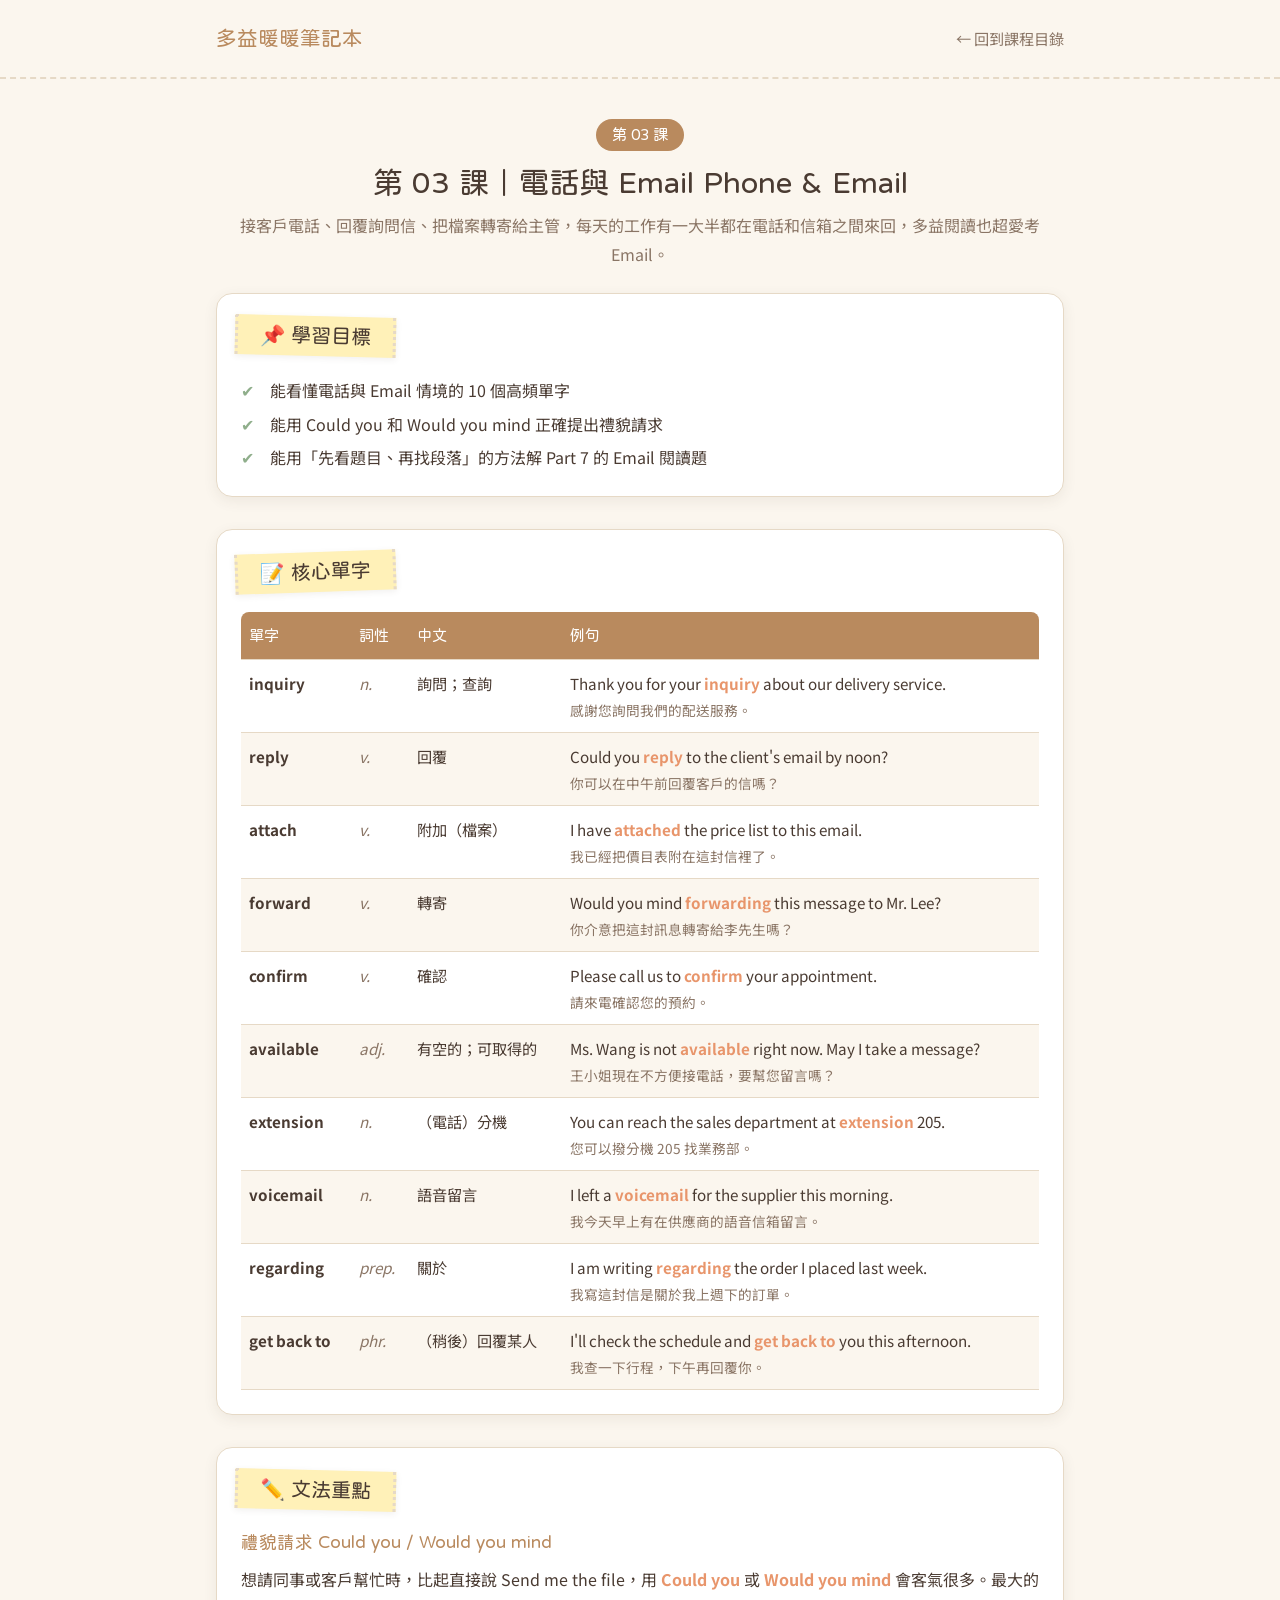
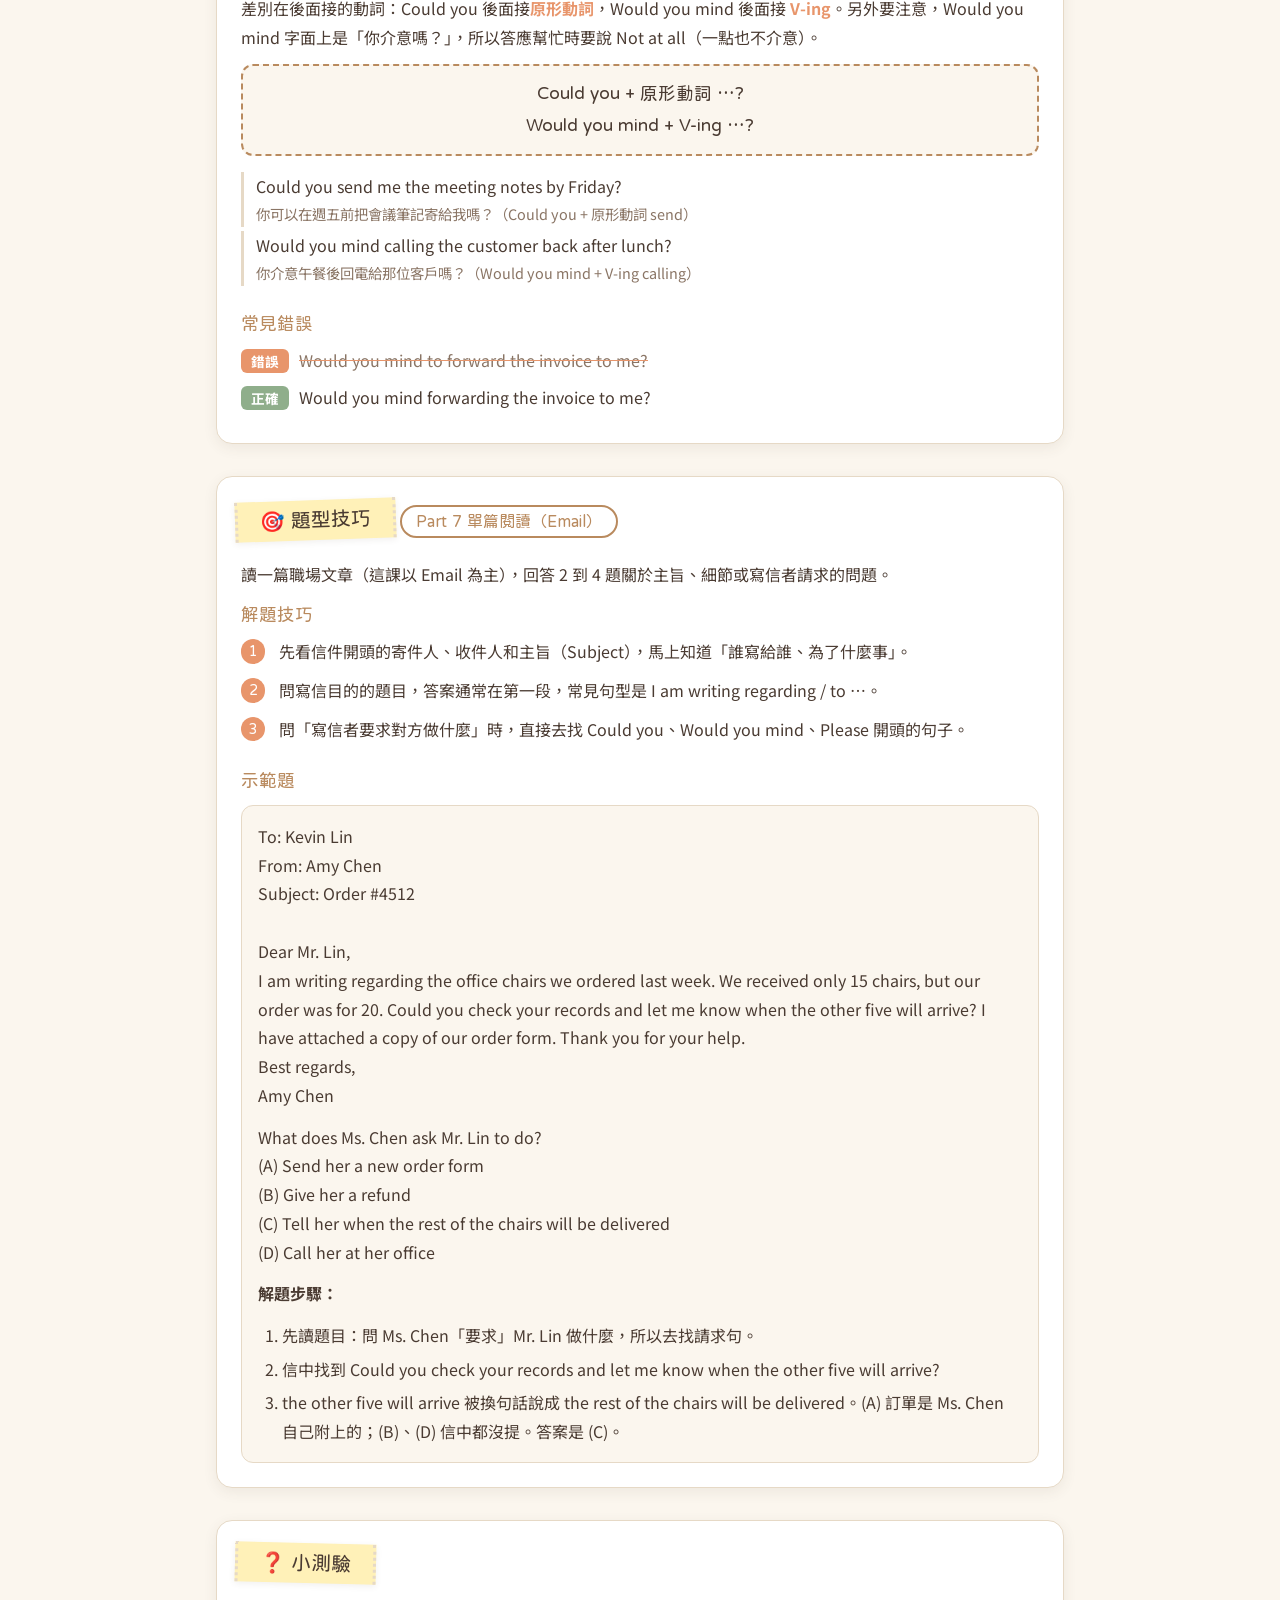
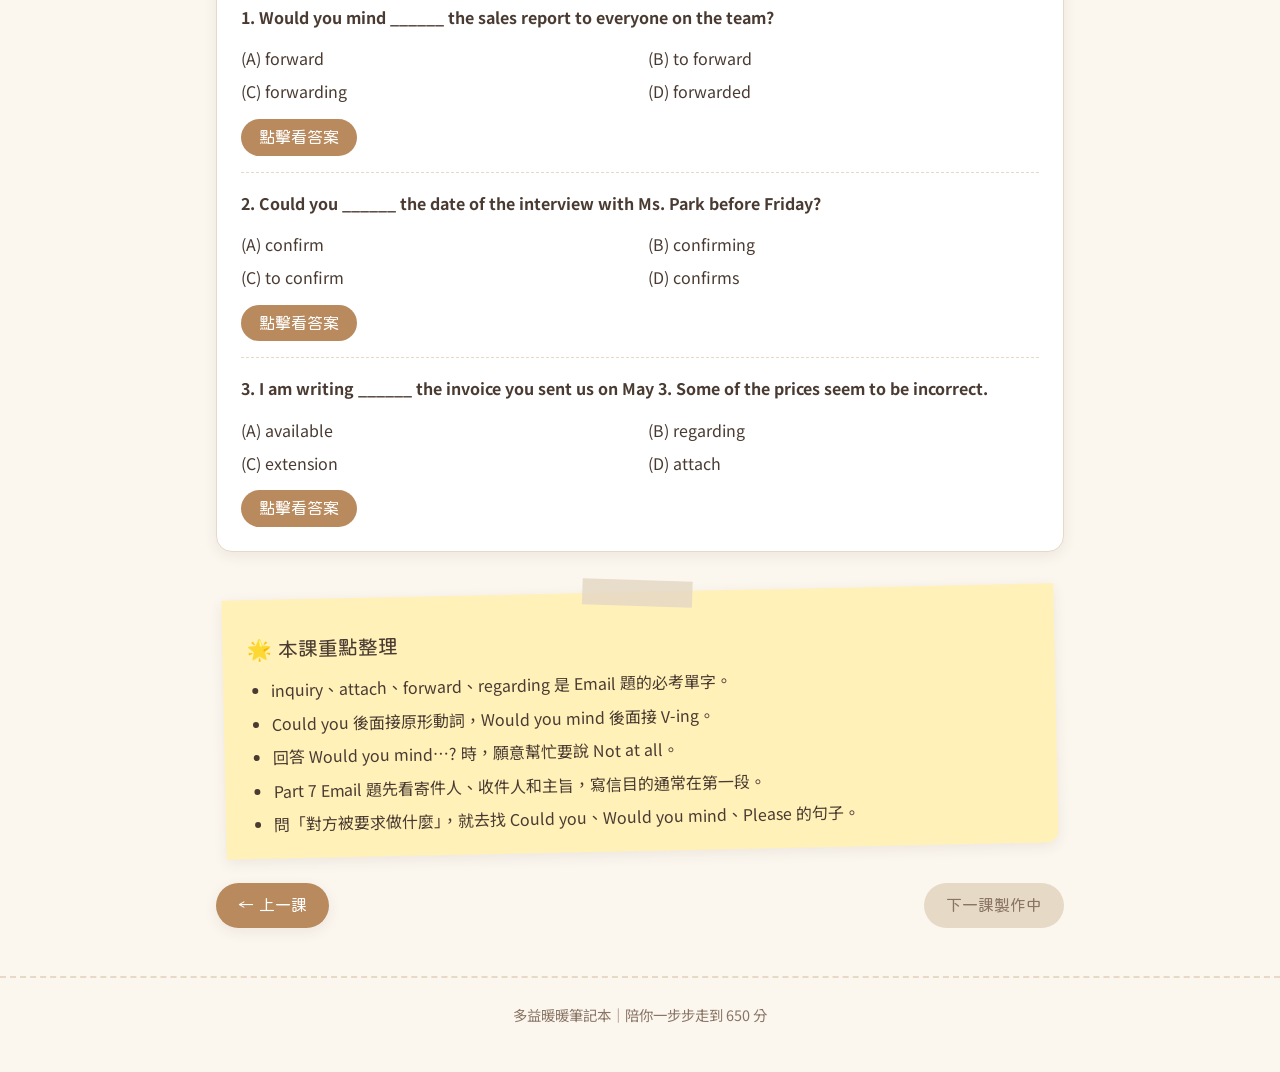
<file: lessons/lesson-03-phone-email.html>
<!DOCTYPE html>
<html lang="zh-Hant">
<head>
  <meta charset="UTF-8">
  <meta name="viewport" content="width=device-width, initial-scale=1.0">
  <title>第 03 課｜電話與 Email｜多益暖暖筆記本</title>
  <link rel="preconnect" href="https://fonts.googleapis.com">
  <link rel="preconnect" href="https://fonts.gstatic.com" crossorigin>
  <link href="https://fonts.googleapis.com/css2?family=Huninn&family=Noto+Sans+TC:wght@400;700&display=swap" rel="stylesheet">
  <link rel="stylesheet" href="../assets/css/style.css">
</head>
<body>
  <header class="site-header">
    <div class="container">
      <a class="site-logo" href="../index.html">多益暖暖筆記本</a>
      <a class="header-link" href="../index.html#lessons">← 回到課程目錄</a>
    </div>
  </header>

  <main class="container">

    <!-- ① 課程標題 -->
    <section class="lesson-hero">
      <span class="lesson-number">第 03 課</span>
      <h1 class="lesson-title">第 03 課｜電話與 Email Phone &amp; Email</h1>
      <p class="lesson-intro">接客戶電話、回覆詢問信、把檔案轉寄給主管，每天的工作有一大半都在電話和信箱之間來回，多益閱讀也超愛考 Email。</p>
    </section>

    <!-- ② 學習目標 -->
    <section class="card">
      <h2 class="tape-title">📌 學習目標</h2>
      <ul class="goal-list">
        <li>能看懂電話與 Email 情境的 10 個高頻單字</li>
        <li>能用 Could you 和 Would you mind 正確提出禮貌請求</li>
        <li>能用「先看題目、再找段落」的方法解 Part 7 的 Email 閱讀題</li>
      </ul>
    </section>

    <!-- ③ 核心單字 -->
    <section class="card">
      <h2 class="tape-title">📝 核心單字</h2>
      <table class="vocab-table">
        <thead>
          <tr>
            <th scope="col">單字</th>
            <th scope="col">詞性</th>
            <th scope="col">中文</th>
            <th scope="col">例句</th>
          </tr>
        </thead>
        <tbody>
          <tr>
            <td data-label="單字" class="vocab-word">inquiry</td>
            <td data-label="詞性" class="pos">n.</td>
            <td data-label="中文">詢問；查詢</td>
            <td data-label="例句">
              <span class="example-en">Thank you for your <span class="highlight">inquiry</span> about our delivery service.</span>
              <span class="example-zh">感謝您詢問我們的配送服務。</span>
            </td>
          </tr>
          <tr>
            <td data-label="單字" class="vocab-word">reply</td>
            <td data-label="詞性" class="pos">v.</td>
            <td data-label="中文">回覆</td>
            <td data-label="例句">
              <span class="example-en">Could you <span class="highlight">reply</span> to the client's email by noon?</span>
              <span class="example-zh">你可以在中午前回覆客戶的信嗎？</span>
            </td>
          </tr>
          <tr>
            <td data-label="單字" class="vocab-word">attach</td>
            <td data-label="詞性" class="pos">v.</td>
            <td data-label="中文">附加（檔案）</td>
            <td data-label="例句">
              <span class="example-en">I have <span class="highlight">attached</span> the price list to this email.</span>
              <span class="example-zh">我已經把價目表附在這封信裡了。</span>
            </td>
          </tr>
          <tr>
            <td data-label="單字" class="vocab-word">forward</td>
            <td data-label="詞性" class="pos">v.</td>
            <td data-label="中文">轉寄</td>
            <td data-label="例句">
              <span class="example-en">Would you mind <span class="highlight">forwarding</span> this message to Mr. Lee?</span>
              <span class="example-zh">你介意把這封訊息轉寄給李先生嗎？</span>
            </td>
          </tr>
          <tr>
            <td data-label="單字" class="vocab-word">confirm</td>
            <td data-label="詞性" class="pos">v.</td>
            <td data-label="中文">確認</td>
            <td data-label="例句">
              <span class="example-en">Please call us to <span class="highlight">confirm</span> your appointment.</span>
              <span class="example-zh">請來電確認您的預約。</span>
            </td>
          </tr>
          <tr>
            <td data-label="單字" class="vocab-word">available</td>
            <td data-label="詞性" class="pos">adj.</td>
            <td data-label="中文">有空的；可取得的</td>
            <td data-label="例句">
              <span class="example-en">Ms. Wang is not <span class="highlight">available</span> right now. May I take a message?</span>
              <span class="example-zh">王小姐現在不方便接電話，要幫您留言嗎？</span>
            </td>
          </tr>
          <tr>
            <td data-label="單字" class="vocab-word">extension</td>
            <td data-label="詞性" class="pos">n.</td>
            <td data-label="中文">（電話）分機</td>
            <td data-label="例句">
              <span class="example-en">You can reach the sales department at <span class="highlight">extension</span> 205.</span>
              <span class="example-zh">您可以撥分機 205 找業務部。</span>
            </td>
          </tr>
          <tr>
            <td data-label="單字" class="vocab-word">voicemail</td>
            <td data-label="詞性" class="pos">n.</td>
            <td data-label="中文">語音留言</td>
            <td data-label="例句">
              <span class="example-en">I left a <span class="highlight">voicemail</span> for the supplier this morning.</span>
              <span class="example-zh">我今天早上有在供應商的語音信箱留言。</span>
            </td>
          </tr>
          <tr>
            <td data-label="單字" class="vocab-word">regarding</td>
            <td data-label="詞性" class="pos">prep.</td>
            <td data-label="中文">關於</td>
            <td data-label="例句">
              <span class="example-en">I am writing <span class="highlight">regarding</span> the order I placed last week.</span>
              <span class="example-zh">我寫這封信是關於我上週下的訂單。</span>
            </td>
          </tr>
          <tr>
            <td data-label="單字" class="vocab-word">get back to</td>
            <td data-label="詞性" class="pos">phr.</td>
            <td data-label="中文">（稍後）回覆某人</td>
            <td data-label="例句">
              <span class="example-en">I'll check the schedule and <span class="highlight">get back to</span> you this afternoon.</span>
              <span class="example-zh">我查一下行程，下午再回覆你。</span>
            </td>
          </tr>
        </tbody>
      </table>
    </section>

    <!-- ④ 文法重點 -->
    <section class="card">
      <h2 class="tape-title">✏️ 文法重點</h2>
      <h3 class="sub-title">禮貌請求 Could you / Would you mind</h3>

      <p>想請同事或客戶幫忙時，比起直接說 Send me the file，用 <span class="highlight">Could you</span> 或 <span class="highlight">Would you mind</span> 會客氣很多。最大的差別在後面接的動詞：Could you 後面接<span class="highlight">原形動詞</span>，Would you mind 後面接 <span class="highlight">V-ing</span>。另外要注意，Would you mind 字面上是「你介意嗎？」，所以答應幫忙時要說 Not at all（一點也不介意）。</p>

      <div class="formula">Could you + 原形動詞 …?<br>Would you mind + V-ing …?</div>

      <ul class="example-list">
        <li>
          <span class="example-en">Could you send me the meeting notes by Friday?</span>
          <span class="example-zh">你可以在週五前把會議筆記寄給我嗎？（Could you + 原形動詞 send）</span>
        </li>
        <li>
          <span class="example-en">Would you mind calling the customer back after lunch?</span>
          <span class="example-zh">你介意午餐後回電給那位客戶嗎？（Would you mind + V-ing calling）</span>
        </li>
      </ul>

      <h3 class="sub-title">常見錯誤</h3>
      <p class="mistake">
        <span class="label-wrong">錯誤</span>
        <span class="mistake-wrong">Would you mind to forward the invoice to me?</span>
      </p>
      <p class="mistake">
        <span class="label-correct">正確</span>
        <span>Would you mind forwarding the invoice to me?</span>
      </p>
    </section>

    <!-- ⑤ 題型技巧 -->
    <section class="card">
      <h2 class="tape-title">🎯 題型技巧</h2>
      <span class="part-badge">Part 7 單篇閱讀（Email）</span>
      <p>讀一篇職場文章（這課以 Email 為主），回答 2 到 4 題關於主旨、細節或寫信者請求的問題。</p>

      <h3 class="sub-title">解題技巧</h3>
      <ol class="tip-list">
        <li>先看信件開頭的寄件人、收件人和主旨（Subject），馬上知道「誰寫給誰、為了什麼事」。</li>
        <li>問寫信目的的題目，答案通常在第一段，常見句型是 I am writing regarding / to …。</li>
        <li>問「寫信者要求對方做什麼」時，直接去找 Could you、Would you mind、Please 開頭的句子。</li>
      </ol>

      <h3 class="sub-title">示範題</h3>
      <div class="demo-box">
        <p>To: Kevin Lin<br>
          From: Amy Chen<br>
          Subject: Order #4512<br><br>
          Dear Mr. Lin,<br>
          I am writing regarding the office chairs we ordered last week. We received only 15 chairs, but our order was for 20. Could you check your records and let me know when the other five will arrive? I have attached a copy of our order form. Thank you for your help.<br>
          Best regards,<br>
          Amy Chen</p>
        <p>What does Ms. Chen ask Mr. Lin to do?<br>
          (A) Send her a new order form<br>
          (B) Give her a refund<br>
          (C) Tell her when the rest of the chairs will be delivered<br>
          (D) Call her at her office</p>
        <p><strong>解題步驟：</strong></p>
        <ol class="steps">
          <li>先讀題目：問 Ms. Chen「要求」Mr. Lin 做什麼，所以去找請求句。</li>
          <li>信中找到 Could you check your records and let me know when the other five will arrive?</li>
          <li>the other five will arrive 被換句話說成 the rest of the chairs will be delivered。(A) 訂單是 Ms. Chen 自己附上的；(B)、(D) 信中都沒提。答案是 (C)。</li>
        </ol>
      </div>
    </section>

    <!-- ⑥ 小測驗 -->
    <section class="card">
      <h2 class="tape-title">❓ 小測驗</h2>

      <div class="quiz-item">
        <p class="quiz-question">1. Would you mind ______ the sales report to everyone on the team?</p>
        <ul class="options">
          <li>(A) forward</li>
          <li>(B) to forward</li>
          <li>(C) forwarding</li>
          <li>(D) forwarded</li>
        </ul>
        <details class="answer">
          <summary>點擊看答案</summary>
          <div class="answer-body">
            <p><span class="answer-key">正確答案：(C)</span></p>
            <p>Would you mind 後面一定接 V-ing，所以是 forwarding。(A) 原形動詞是接在 Could you 後面；(B) 不可以接 to + V；(D) 過去式在這裡文法不通。</p>
          </div>
        </details>
      </div>

      <div class="quiz-item">
        <p class="quiz-question">2. Could you ______ the date of the interview with Ms. Park before Friday?</p>
        <ul class="options">
          <li>(A) confirm</li>
          <li>(B) confirming</li>
          <li>(C) to confirm</li>
          <li>(D) confirms</li>
        </ul>
        <details class="answer">
          <summary>點擊看答案</summary>
          <div class="answer-body">
            <p><span class="answer-key">正確答案：(A)</span></p>
            <p>Could you 後面接原形動詞，所以選 confirm（確認）。(B) V-ing 是 Would you mind 的用法；(C) 不需要 to；(D) 助動詞 could 後面不加 s。</p>
          </div>
        </details>
      </div>

      <div class="quiz-item">
        <p class="quiz-question">3. I am writing ______ the invoice you sent us on May 3. Some of the prices seem to be incorrect.</p>
        <ul class="options">
          <li>(A) available</li>
          <li>(B) regarding</li>
          <li>(C) extension</li>
          <li>(D) attach</li>
        </ul>
        <details class="answer">
          <summary>點擊看答案</summary>
          <div class="answer-body">
            <p><span class="answer-key">正確答案：(B)</span></p>
            <p>I am writing regarding … 是 Email 開頭說明「寫信目的」的固定說法，regarding 是介系詞，意思是「關於」。(A) available 是形容詞；(C) extension 是名詞「分機」；(D) attach 是動詞，放在這裡都不通。</p>
          </div>
        </details>
      </div>
    </section>

    <!-- ⑦ 本課重點整理 -->
    <section class="sticky-note">
      <h2>🌟 本課重點整理</h2>
      <ul>
        <li>inquiry、attach、forward、regarding 是 Email 題的必考單字。</li>
        <li>Could you 後面接原形動詞，Would you mind 後面接 V-ing。</li>
        <li>回答 Would you mind…? 時，願意幫忙要說 Not at all。</li>
        <li>Part 7 Email 題先看寄件人、收件人和主旨，寫信目的通常在第一段。</li>
        <li>問「對方被要求做什麼」，就去找 Could you、Would you mind、Please 的句子。</li>
      </ul>
    </section>

    <!-- ⑧ 導覽 -->
    <nav class="lesson-nav" aria-label="課程導覽">
      <a class="nav-btn nav-prev" href="lesson-02-meeting.html">← 上一課</a>
      <span class="nav-btn nav-next nav-disabled">下一課製作中</span>
    </nav>

  </main>

  <footer class="site-footer">
    <div class="container">
      <p>多益暖暖筆記本｜陪你一步步走到 650 分</p>
    </div>
  </footer>
</body>
</html>
</file>
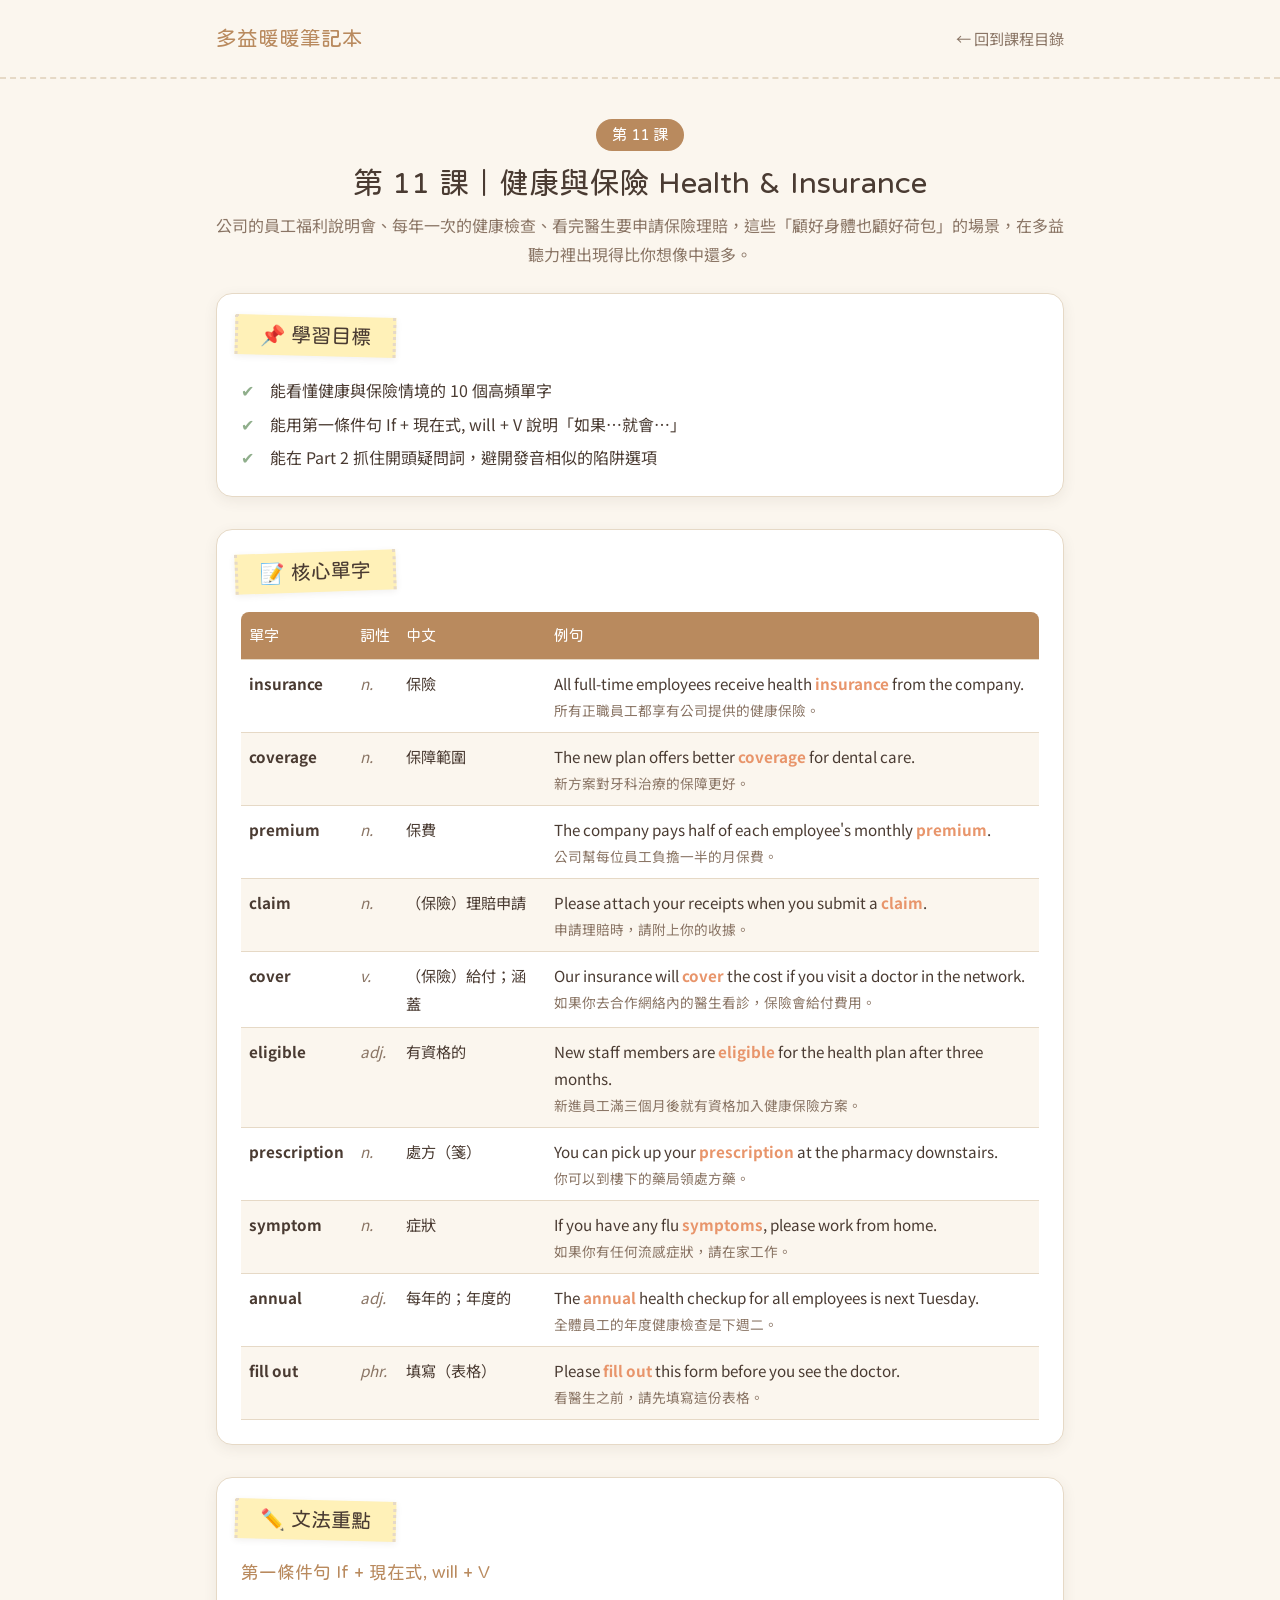
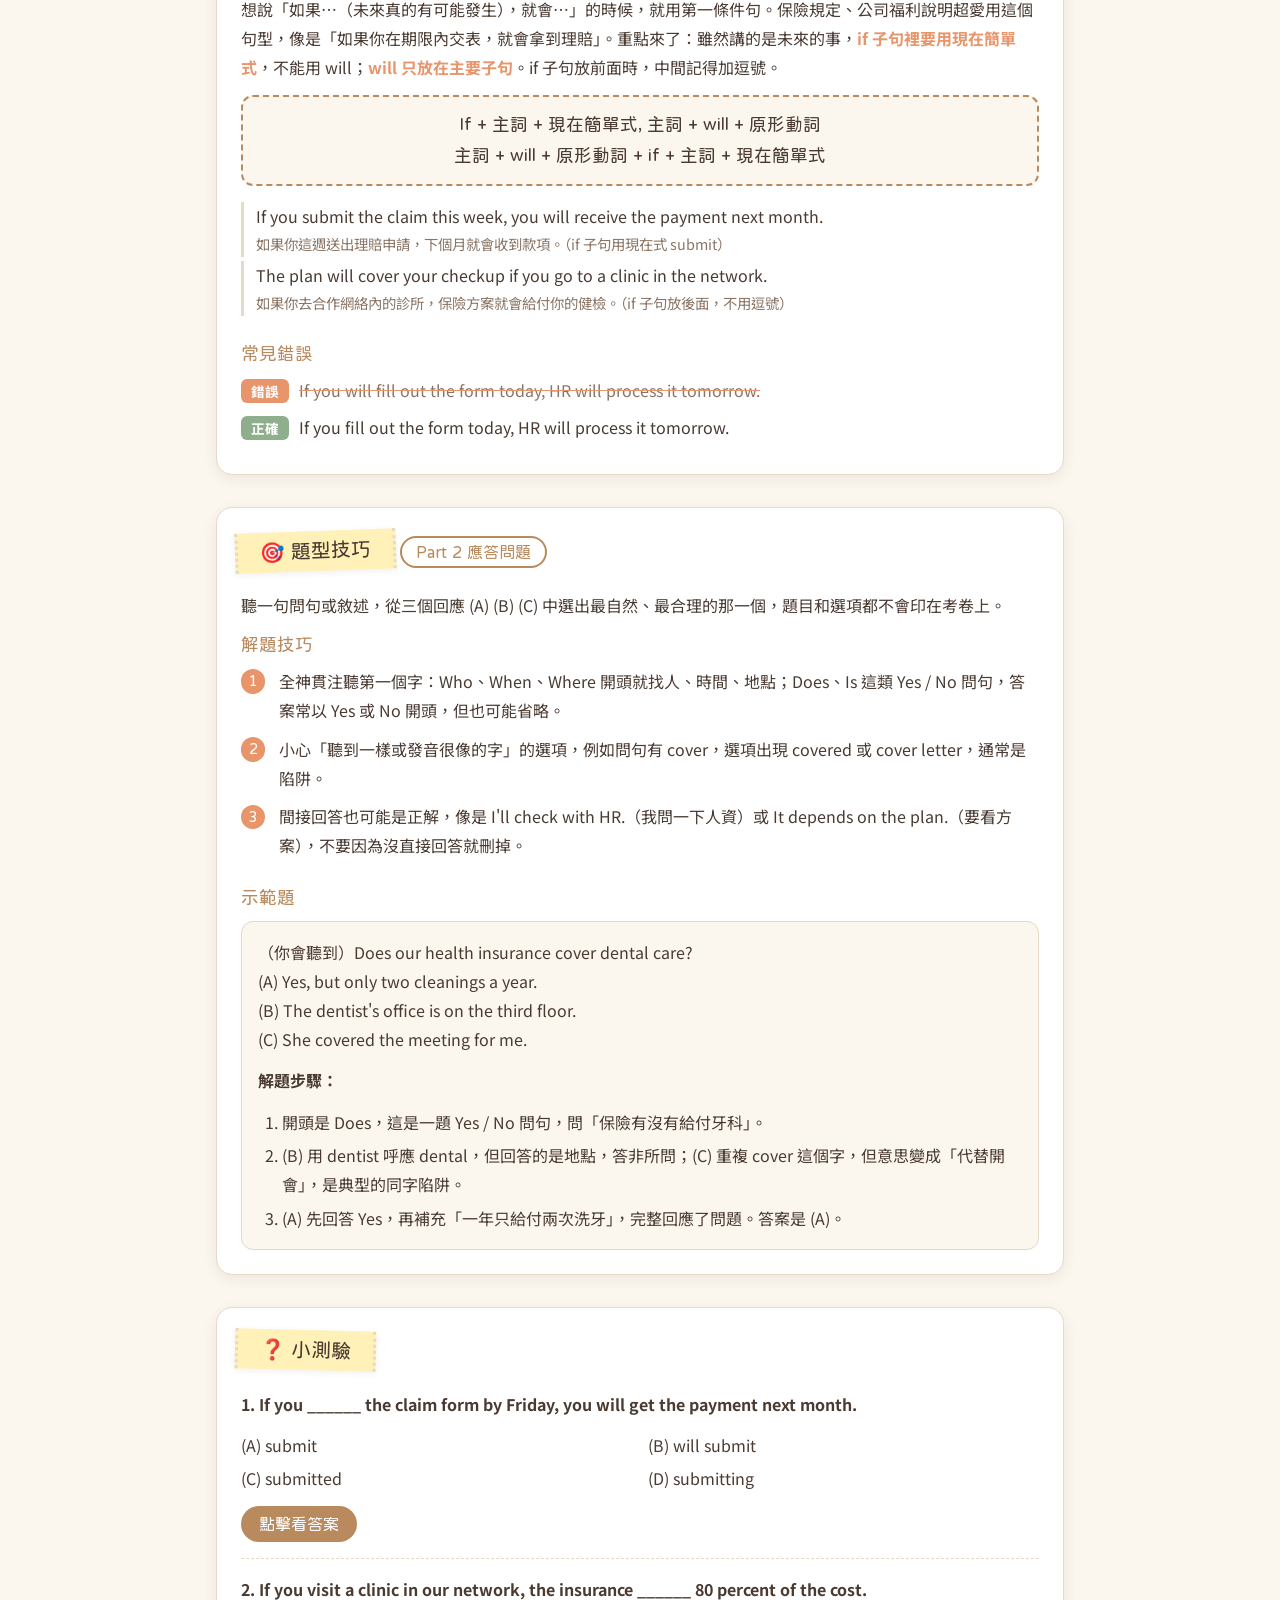
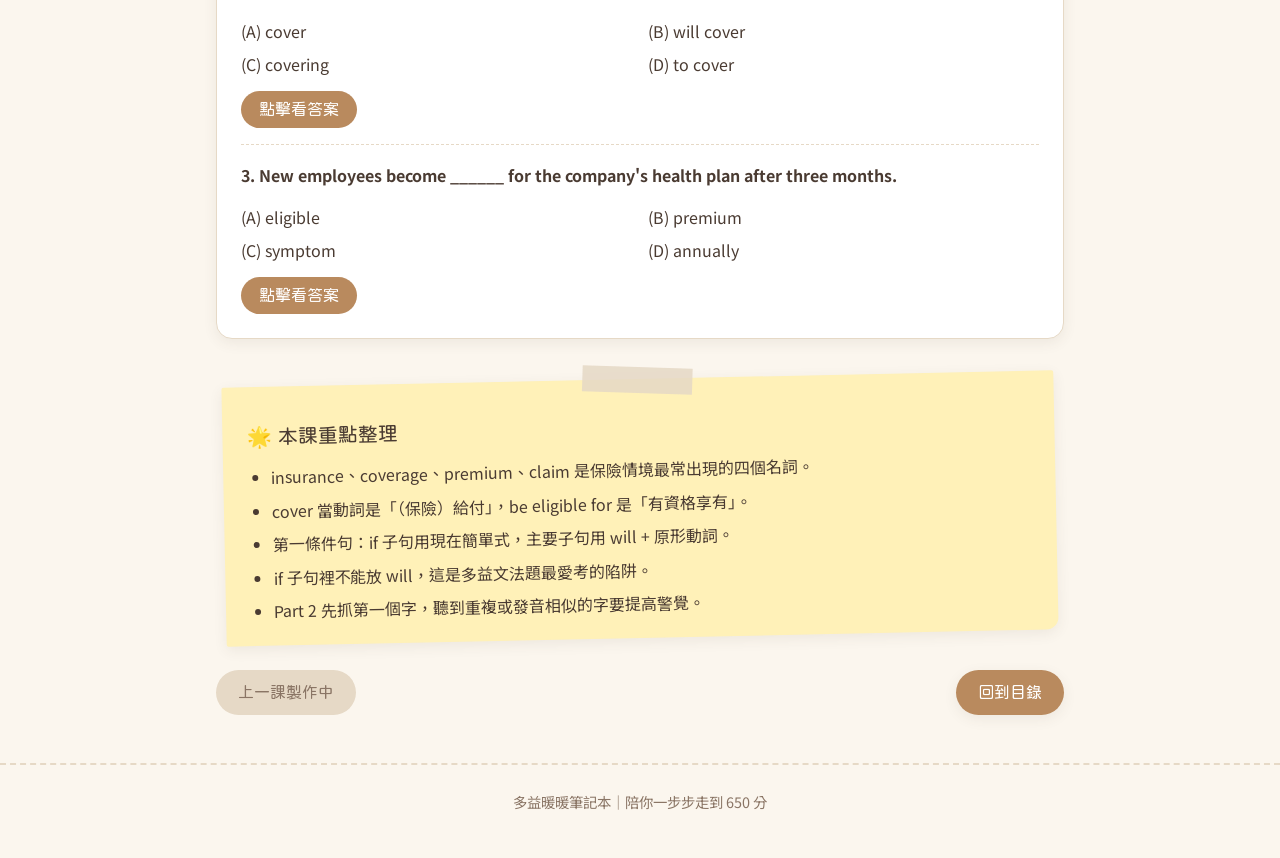
<file: lessons/lesson-11-health-insurance.html>
<!DOCTYPE html>
<html lang="zh-Hant">
<head>
  <meta charset="UTF-8">
  <meta name="viewport" content="width=device-width, initial-scale=1.0">
  <title>第 11 課｜健康與保險｜多益暖暖筆記本</title>
  <link rel="preconnect" href="https://fonts.googleapis.com">
  <link rel="preconnect" href="https://fonts.gstatic.com" crossorigin>
  <link href="https://fonts.googleapis.com/css2?family=Huninn&family=Noto+Sans+TC:wght@400;700&display=swap" rel="stylesheet">
  <link rel="stylesheet" href="../assets/css/style.css">
</head>
<body>
  <header class="site-header">
    <div class="container">
      <a class="site-logo" href="../index.html">多益暖暖筆記本</a>
      <a class="header-link" href="../index.html#lessons">← 回到課程目錄</a>
    </div>
  </header>

  <main class="container">

    <!-- ① 課程標題 -->
    <section class="lesson-hero">
      <span class="lesson-number">第 11 課</span>
      <h1 class="lesson-title">第 11 課｜健康與保險 Health &amp; Insurance</h1>
      <p class="lesson-intro">公司的員工福利說明會、每年一次的健康檢查、看完醫生要申請保險理賠，這些「顧好身體也顧好荷包」的場景，在多益聽力裡出現得比你想像中還多。</p>
    </section>

    <!-- ② 學習目標 -->
    <section class="card">
      <h2 class="tape-title">📌 學習目標</h2>
      <ul class="goal-list">
        <li>能看懂健康與保險情境的 10 個高頻單字</li>
        <li>能用第一條件句 If + 現在式, will + V 說明「如果…就會…」</li>
        <li>能在 Part 2 抓住開頭疑問詞，避開發音相似的陷阱選項</li>
      </ul>
    </section>

    <!-- ③ 核心單字 -->
    <section class="card">
      <h2 class="tape-title">📝 核心單字</h2>
      <table class="vocab-table">
        <thead>
          <tr>
            <th scope="col">單字</th>
            <th scope="col">詞性</th>
            <th scope="col">中文</th>
            <th scope="col">例句</th>
          </tr>
        </thead>
        <tbody>
          <tr>
            <td data-label="單字" class="vocab-word">insurance</td>
            <td data-label="詞性" class="pos">n.</td>
            <td data-label="中文">保險</td>
            <td data-label="例句">
              <span class="example-en">All full-time employees receive health <span class="highlight">insurance</span> from the company.</span>
              <span class="example-zh">所有正職員工都享有公司提供的健康保險。</span>
            </td>
          </tr>
          <tr>
            <td data-label="單字" class="vocab-word">coverage</td>
            <td data-label="詞性" class="pos">n.</td>
            <td data-label="中文">保障範圍</td>
            <td data-label="例句">
              <span class="example-en">The new plan offers better <span class="highlight">coverage</span> for dental care.</span>
              <span class="example-zh">新方案對牙科治療的保障更好。</span>
            </td>
          </tr>
          <tr>
            <td data-label="單字" class="vocab-word">premium</td>
            <td data-label="詞性" class="pos">n.</td>
            <td data-label="中文">保費</td>
            <td data-label="例句">
              <span class="example-en">The company pays half of each employee's monthly <span class="highlight">premium</span>.</span>
              <span class="example-zh">公司幫每位員工負擔一半的月保費。</span>
            </td>
          </tr>
          <tr>
            <td data-label="單字" class="vocab-word">claim</td>
            <td data-label="詞性" class="pos">n.</td>
            <td data-label="中文">（保險）理賠申請</td>
            <td data-label="例句">
              <span class="example-en">Please attach your receipts when you submit a <span class="highlight">claim</span>.</span>
              <span class="example-zh">申請理賠時，請附上你的收據。</span>
            </td>
          </tr>
          <tr>
            <td data-label="單字" class="vocab-word">cover</td>
            <td data-label="詞性" class="pos">v.</td>
            <td data-label="中文">（保險）給付；涵蓋</td>
            <td data-label="例句">
              <span class="example-en">Our insurance will <span class="highlight">cover</span> the cost if you visit a doctor in the network.</span>
              <span class="example-zh">如果你去合作網絡內的醫生看診，保險會給付費用。</span>
            </td>
          </tr>
          <tr>
            <td data-label="單字" class="vocab-word">eligible</td>
            <td data-label="詞性" class="pos">adj.</td>
            <td data-label="中文">有資格的</td>
            <td data-label="例句">
              <span class="example-en">New staff members are <span class="highlight">eligible</span> for the health plan after three months.</span>
              <span class="example-zh">新進員工滿三個月後就有資格加入健康保險方案。</span>
            </td>
          </tr>
          <tr>
            <td data-label="單字" class="vocab-word">prescription</td>
            <td data-label="詞性" class="pos">n.</td>
            <td data-label="中文">處方（箋）</td>
            <td data-label="例句">
              <span class="example-en">You can pick up your <span class="highlight">prescription</span> at the pharmacy downstairs.</span>
              <span class="example-zh">你可以到樓下的藥局領處方藥。</span>
            </td>
          </tr>
          <tr>
            <td data-label="單字" class="vocab-word">symptom</td>
            <td data-label="詞性" class="pos">n.</td>
            <td data-label="中文">症狀</td>
            <td data-label="例句">
              <span class="example-en">If you have any flu <span class="highlight">symptoms</span>, please work from home.</span>
              <span class="example-zh">如果你有任何流感症狀，請在家工作。</span>
            </td>
          </tr>
          <tr>
            <td data-label="單字" class="vocab-word">annual</td>
            <td data-label="詞性" class="pos">adj.</td>
            <td data-label="中文">每年的；年度的</td>
            <td data-label="例句">
              <span class="example-en">The <span class="highlight">annual</span> health checkup for all employees is next Tuesday.</span>
              <span class="example-zh">全體員工的年度健康檢查是下週二。</span>
            </td>
          </tr>
          <tr>
            <td data-label="單字" class="vocab-word">fill out</td>
            <td data-label="詞性" class="pos">phr.</td>
            <td data-label="中文">填寫（表格）</td>
            <td data-label="例句">
              <span class="example-en">Please <span class="highlight">fill out</span> this form before you see the doctor.</span>
              <span class="example-zh">看醫生之前，請先填寫這份表格。</span>
            </td>
          </tr>
        </tbody>
      </table>
    </section>

    <!-- ④ 文法重點 -->
    <section class="card">
      <h2 class="tape-title">✏️ 文法重點</h2>
      <h3 class="sub-title">第一條件句 If + 現在式, will + V</h3>

      <p>想說「如果…（未來真的有可能發生），就會…」的時候，就用第一條件句。保險規定、公司福利說明超愛用這個句型，像是「如果你在期限內交表，就會拿到理賠」。重點來了：雖然講的是未來的事，<span class="highlight">if 子句裡要用現在簡單式</span>，不能用 will；<span class="highlight">will 只放在主要子句</span>。if 子句放前面時，中間記得加逗號。</p>

      <div class="formula">If + 主詞 + 現在簡單式, 主詞 + will + 原形動詞<br>主詞 + will + 原形動詞 + if + 主詞 + 現在簡單式</div>

      <ul class="example-list">
        <li>
          <span class="example-en">If you submit the claim this week, you will receive the payment next month.</span>
          <span class="example-zh">如果你這週送出理賠申請，下個月就會收到款項。（if 子句用現在式 submit）</span>
        </li>
        <li>
          <span class="example-en">The plan will cover your checkup if you go to a clinic in the network.</span>
          <span class="example-zh">如果你去合作網絡內的診所，保險方案就會給付你的健檢。（if 子句放後面，不用逗號）</span>
        </li>
      </ul>

      <h3 class="sub-title">常見錯誤</h3>
      <p class="mistake">
        <span class="label-wrong">錯誤</span>
        <span class="mistake-wrong">If you will fill out the form today, HR will process it tomorrow.</span>
      </p>
      <p class="mistake">
        <span class="label-correct">正確</span>
        <span>If you fill out the form today, HR will process it tomorrow.</span>
      </p>
    </section>

    <!-- ⑤ 題型技巧 -->
    <section class="card">
      <h2 class="tape-title">🎯 題型技巧</h2>
      <span class="part-badge">Part 2 應答問題</span>
      <p>聽一句問句或敘述，從三個回應 (A) (B) (C) 中選出最自然、最合理的那一個，題目和選項都不會印在考卷上。</p>

      <h3 class="sub-title">解題技巧</h3>
      <ol class="tip-list">
        <li>全神貫注聽第一個字：Who、When、Where 開頭就找人、時間、地點；Does、Is 這類 Yes / No 問句，答案常以 Yes 或 No 開頭，但也可能省略。</li>
        <li>小心「聽到一樣或發音很像的字」的選項，例如問句有 cover，選項出現 covered 或 cover letter，通常是陷阱。</li>
        <li>間接回答也可能是正解，像是 I'll check with HR.（我問一下人資）或 It depends on the plan.（要看方案），不要因為沒直接回答就刪掉。</li>
      </ol>

      <h3 class="sub-title">示範題</h3>
      <div class="demo-box">
        <p>（你會聽到）Does our health insurance cover dental care?<br>
          (A) Yes, but only two cleanings a year.<br>
          (B) The dentist's office is on the third floor.<br>
          (C) She covered the meeting for me.</p>
        <p><strong>解題步驟：</strong></p>
        <ol class="steps">
          <li>開頭是 Does，這是一題 Yes / No 問句，問「保險有沒有給付牙科」。</li>
          <li>(B) 用 dentist 呼應 dental，但回答的是地點，答非所問；(C) 重複 cover 這個字，但意思變成「代替開會」，是典型的同字陷阱。</li>
          <li>(A) 先回答 Yes，再補充「一年只給付兩次洗牙」，完整回應了問題。答案是 (A)。</li>
        </ol>
      </div>
    </section>

    <!-- ⑥ 小測驗 -->
    <section class="card">
      <h2 class="tape-title">❓ 小測驗</h2>

      <div class="quiz-item">
        <p class="quiz-question">1. If you ______ the claim form by Friday, you will get the payment next month.</p>
        <ul class="options">
          <li>(A) submit</li>
          <li>(B) will submit</li>
          <li>(C) submitted</li>
          <li>(D) submitting</li>
        </ul>
        <details class="answer">
          <summary>點擊看答案</summary>
          <div class="answer-body">
            <p><span class="answer-key">正確答案：(A)</span></p>
            <p>這是第一條件句，主要子句已經有 will get，if 子句要用現在簡單式，主詞 you 搭配原形 submit。(B) if 子句不可以用 will；(C) 過去式時態不對；(D) V-ing 不能單獨當動詞。</p>
          </div>
        </details>
      </div>

      <div class="quiz-item">
        <p class="quiz-question">2. If you visit a clinic in our network, the insurance ______ 80 percent of the cost.</p>
        <ul class="options">
          <li>(A) cover</li>
          <li>(B) will cover</li>
          <li>(C) covering</li>
          <li>(D) to cover</li>
        </ul>
        <details class="answer">
          <summary>點擊看答案</summary>
          <div class="answer-body">
            <p><span class="answer-key">正確答案：(B)</span></p>
            <p>if 子句用了現在式 visit，主要子句就用 will + 原形動詞，表示「到時候保險會給付八成費用」。(A) 主詞 the insurance 是第三人稱單數，不能用 cover；(C)、(D) 都不是完整的動詞。</p>
          </div>
        </details>
      </div>

      <div class="quiz-item">
        <p class="quiz-question">3. New employees become ______ for the company's health plan after three months.</p>
        <ul class="options">
          <li>(A) eligible</li>
          <li>(B) premium</li>
          <li>(C) symptom</li>
          <li>(D) annually</li>
        </ul>
        <details class="answer">
          <summary>點擊看答案</summary>
          <div class="answer-body">
            <p><span class="answer-key">正確答案：(A)</span></p>
            <p>become 後面要接形容詞，be / become eligible for 是「有資格享有…」的固定搭配，整句是「新進員工三個月後就有資格加入公司的健康保險」。(B) premium（保費）、(C) symptom（症狀）都是名詞，意思也不通；(D) annually 是副詞。</p>
          </div>
        </details>
      </div>
    </section>

    <!-- ⑦ 本課重點整理 -->
    <section class="sticky-note">
      <h2>🌟 本課重點整理</h2>
      <ul>
        <li>insurance、coverage、premium、claim 是保險情境最常出現的四個名詞。</li>
        <li>cover 當動詞是「（保險）給付」，be eligible for 是「有資格享有」。</li>
        <li>第一條件句：if 子句用現在簡單式，主要子句用 will + 原形動詞。</li>
        <li>if 子句裡不能放 will，這是多益文法題最愛考的陷阱。</li>
        <li>Part 2 先抓第一個字，聽到重複或發音相似的字要提高警覺。</li>
      </ul>
    </section>

    <!-- ⑧ 導覽 -->
    <nav class="lesson-nav" aria-label="課程導覽">
      <span class="nav-btn nav-prev nav-disabled">上一課製作中</span>
      <a class="nav-btn nav-next" href="../index.html">回到目錄</a>
    </nav>

  </main>

  <footer class="site-footer">
    <div class="container">
      <p>多益暖暖筆記本｜陪你一步步走到 650 分</p>
    </div>
  </footer>
</body>
</html>
</file>
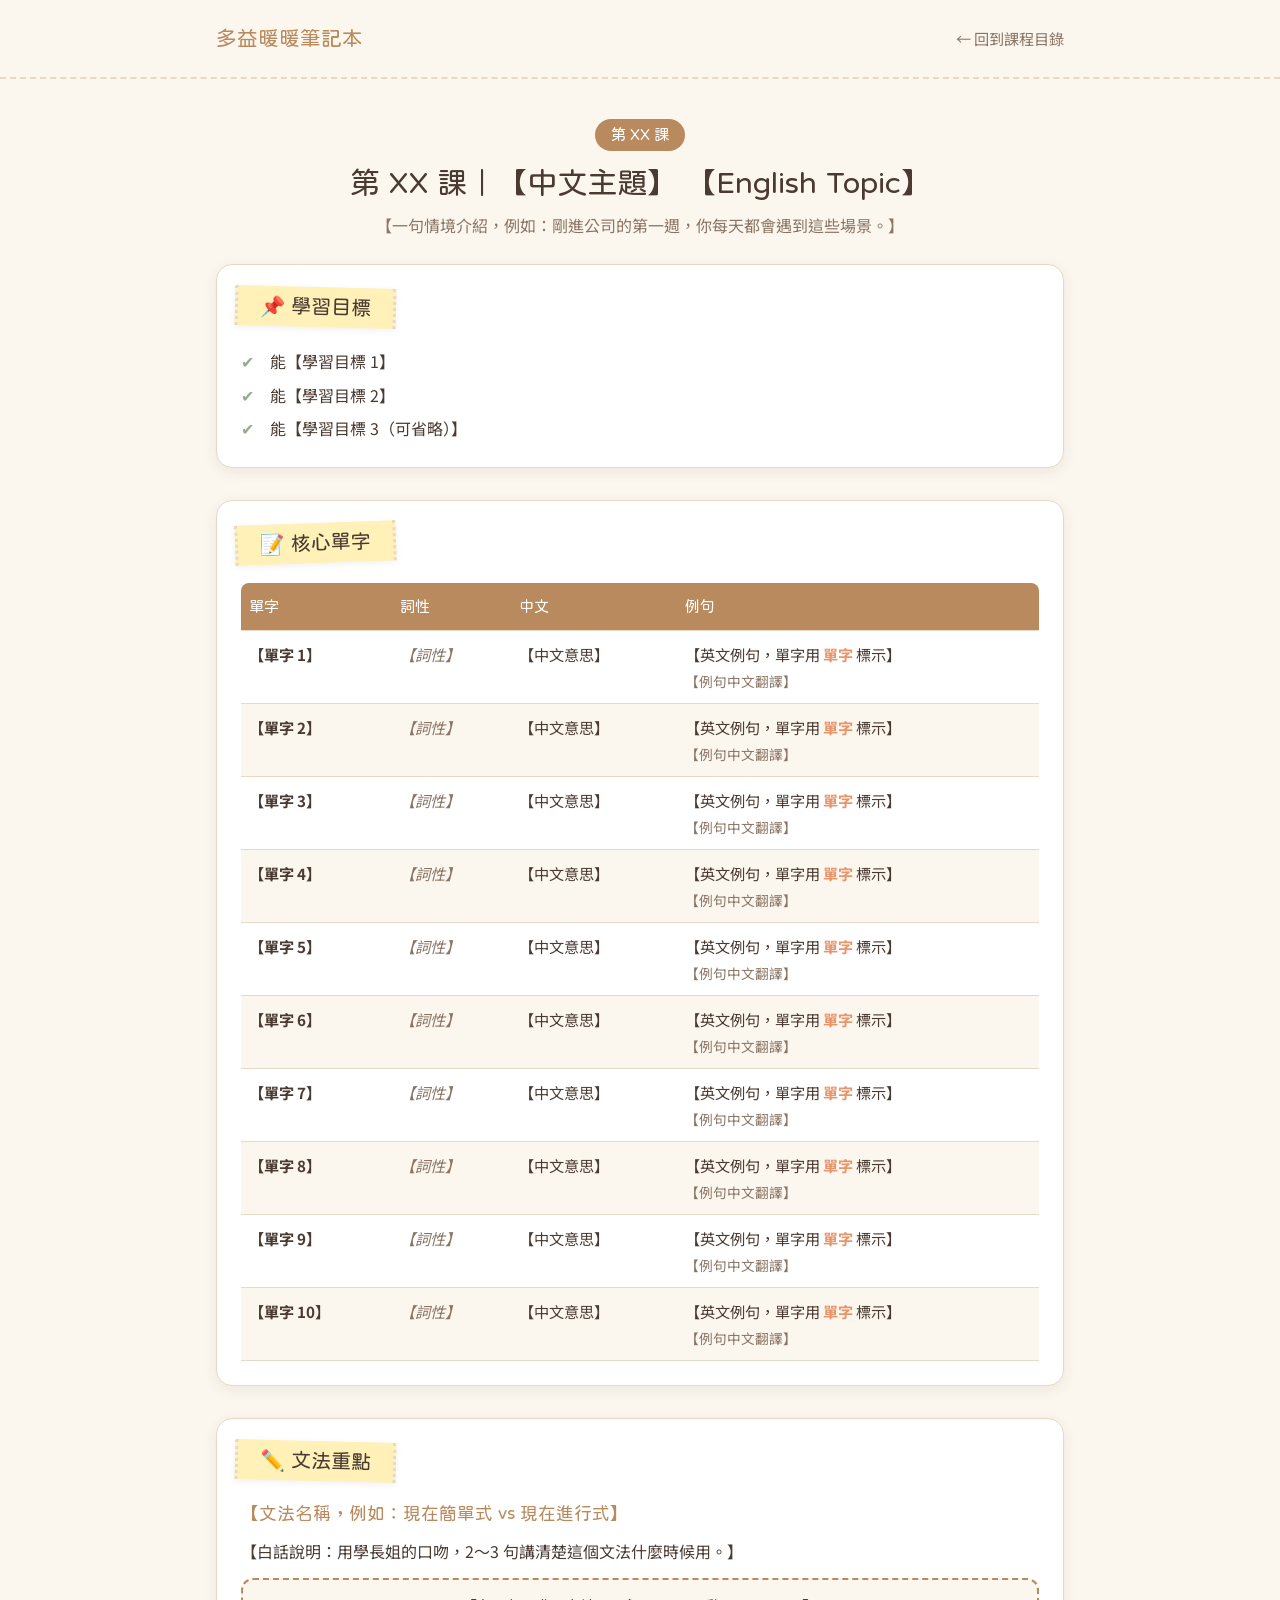
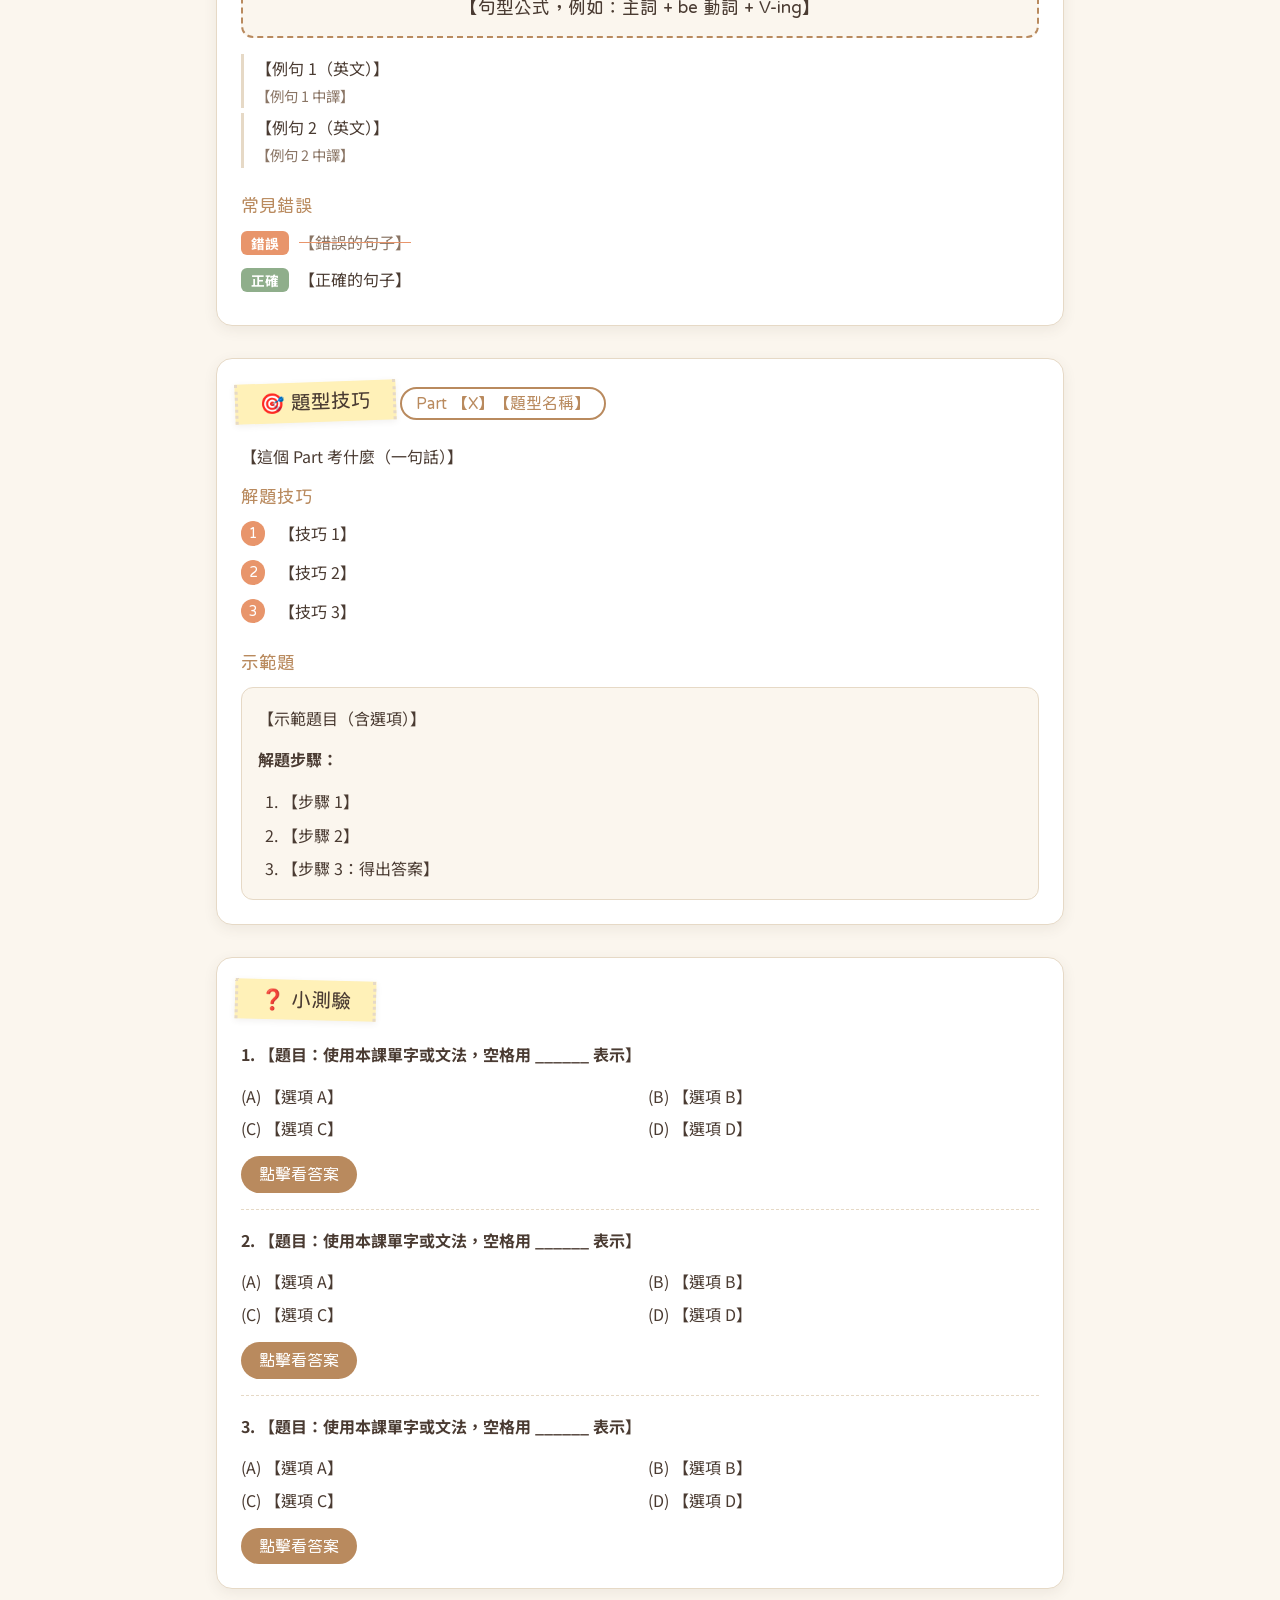
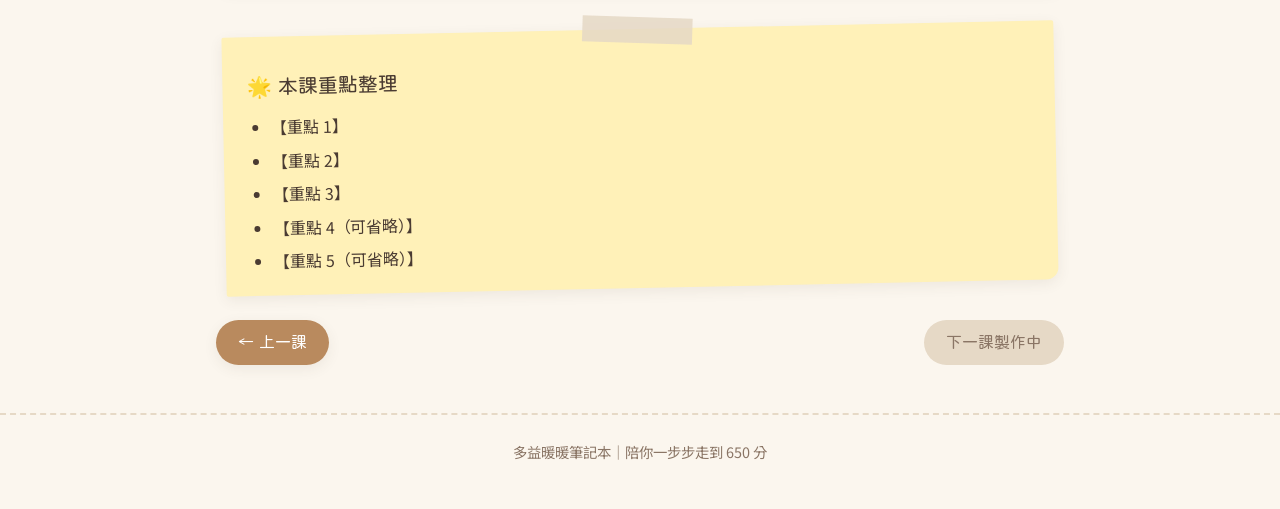
<file: templates/lesson-template.html>
<!DOCTYPE html>
<html lang="zh-Hant">
<head>
  <meta charset="UTF-8">
  <meta name="viewport" content="width=device-width, initial-scale=1.0">
  <!-- 標題格式：第 XX 課｜主題｜多益暖暖筆記本 -->
  <title>第 XX 課｜主題｜多益暖暖筆記本</title>
  <link rel="preconnect" href="https://fonts.googleapis.com">
  <link rel="preconnect" href="https://fonts.gstatic.com" crossorigin>
  <link href="https://fonts.googleapis.com/css2?family=Huninn&family=Noto+Sans+TC:wght@400;700&display=swap" rel="stylesheet">
  <link rel="stylesheet" href="../assets/css/style.css">
</head>
<body>
  <!--
    使用方式（詳見 AGENTS.md 第 9 章 SOP）：
    1. 複製本檔到 lessons/，依命名規則改名，例如 lesson-01-office.html
    2. 把所有【…】佔位文字換成正式內容，並刪除這段註解
    3. 8 個區塊順序不可更動，也不可新增區塊
    4. 不可寫 <style> 或 inline style
  -->

  <header class="site-header">
    <div class="container">
      <a class="site-logo" href="../index.html">多益暖暖筆記本</a>
      <a class="header-link" href="../index.html#lessons">← 回到課程目錄</a>
    </div>
  </header>

  <main class="container">

    <!-- ① 課程標題 -->
    <section class="lesson-hero">
      <span class="lesson-number">第 XX 課</span>
      <h1 class="lesson-title">第 XX 課｜【中文主題】 【English Topic】</h1>
      <p class="lesson-intro">【一句情境介紹，例如：剛進公司的第一週，你每天都會遇到這些場景。】</p>
    </section>

    <!-- ② 學習目標：2～3 條，每條以「能…」開頭 -->
    <section class="card">
      <h2 class="tape-title">📌 學習目標</h2>
      <ul class="goal-list">
        <li>能【學習目標 1】</li>
        <li>能【學習目標 2】</li>
        <li>能【學習目標 3（可省略）】</li>
      </ul>
    </section>

    <!-- ③ 核心單字：固定 10 個；詞性只用 n. v. adj. adv. prep. phr. -->
    <section class="card">
      <h2 class="tape-title">📝 核心單字</h2>
      <table class="vocab-table">
        <thead>
          <tr>
            <th scope="col">單字</th>
            <th scope="col">詞性</th>
            <th scope="col">中文</th>
            <th scope="col">例句</th>
          </tr>
        </thead>
        <tbody>
          <tr>
            <td data-label="單字" class="vocab-word">【單字 1】</td>
            <td data-label="詞性" class="pos">【詞性】</td>
            <td data-label="中文">【中文意思】</td>
            <td data-label="例句">
              <span class="example-en">【英文例句，單字用 <span class="highlight">單字</span> 標示】</span>
              <span class="example-zh">【例句中文翻譯】</span>
            </td>
          </tr>
          <tr>
            <td data-label="單字" class="vocab-word">【單字 2】</td>
            <td data-label="詞性" class="pos">【詞性】</td>
            <td data-label="中文">【中文意思】</td>
            <td data-label="例句">
              <span class="example-en">【英文例句，單字用 <span class="highlight">單字</span> 標示】</span>
              <span class="example-zh">【例句中文翻譯】</span>
            </td>
          </tr>
          <tr>
            <td data-label="單字" class="vocab-word">【單字 3】</td>
            <td data-label="詞性" class="pos">【詞性】</td>
            <td data-label="中文">【中文意思】</td>
            <td data-label="例句">
              <span class="example-en">【英文例句，單字用 <span class="highlight">單字</span> 標示】</span>
              <span class="example-zh">【例句中文翻譯】</span>
            </td>
          </tr>
          <tr>
            <td data-label="單字" class="vocab-word">【單字 4】</td>
            <td data-label="詞性" class="pos">【詞性】</td>
            <td data-label="中文">【中文意思】</td>
            <td data-label="例句">
              <span class="example-en">【英文例句，單字用 <span class="highlight">單字</span> 標示】</span>
              <span class="example-zh">【例句中文翻譯】</span>
            </td>
          </tr>
          <tr>
            <td data-label="單字" class="vocab-word">【單字 5】</td>
            <td data-label="詞性" class="pos">【詞性】</td>
            <td data-label="中文">【中文意思】</td>
            <td data-label="例句">
              <span class="example-en">【英文例句，單字用 <span class="highlight">單字</span> 標示】</span>
              <span class="example-zh">【例句中文翻譯】</span>
            </td>
          </tr>
          <tr>
            <td data-label="單字" class="vocab-word">【單字 6】</td>
            <td data-label="詞性" class="pos">【詞性】</td>
            <td data-label="中文">【中文意思】</td>
            <td data-label="例句">
              <span class="example-en">【英文例句，單字用 <span class="highlight">單字</span> 標示】</span>
              <span class="example-zh">【例句中文翻譯】</span>
            </td>
          </tr>
          <tr>
            <td data-label="單字" class="vocab-word">【單字 7】</td>
            <td data-label="詞性" class="pos">【詞性】</td>
            <td data-label="中文">【中文意思】</td>
            <td data-label="例句">
              <span class="example-en">【英文例句，單字用 <span class="highlight">單字</span> 標示】</span>
              <span class="example-zh">【例句中文翻譯】</span>
            </td>
          </tr>
          <tr>
            <td data-label="單字" class="vocab-word">【單字 8】</td>
            <td data-label="詞性" class="pos">【詞性】</td>
            <td data-label="中文">【中文意思】</td>
            <td data-label="例句">
              <span class="example-en">【英文例句，單字用 <span class="highlight">單字</span> 標示】</span>
              <span class="example-zh">【例句中文翻譯】</span>
            </td>
          </tr>
          <tr>
            <td data-label="單字" class="vocab-word">【單字 9】</td>
            <td data-label="詞性" class="pos">【詞性】</td>
            <td data-label="中文">【中文意思】</td>
            <td data-label="例句">
              <span class="example-en">【英文例句，單字用 <span class="highlight">單字</span> 標示】</span>
              <span class="example-zh">【例句中文翻譯】</span>
            </td>
          </tr>
          <tr>
            <td data-label="單字" class="vocab-word">【單字 10】</td>
            <td data-label="詞性" class="pos">【詞性】</td>
            <td data-label="中文">【中文意思】</td>
            <td data-label="例句">
              <span class="example-en">【英文例句，單字用 <span class="highlight">單字</span> 標示】</span>
              <span class="example-zh">【例句中文翻譯】</span>
            </td>
          </tr>
        </tbody>
      </table>
    </section>

    <!-- ④ 文法重點：白話說明 → 句型公式 → 2 個例句 → 常見錯誤 -->
    <section class="card">
      <h2 class="tape-title">✏️ 文法重點</h2>
      <h3 class="sub-title">【文法名稱，例如：現在簡單式 vs 現在進行式】</h3>

      <p>【白話說明：用學長姐的口吻，2～3 句講清楚這個文法什麼時候用。】</p>

      <div class="formula">【句型公式，例如：主詞 + be 動詞 + V-ing】</div>

      <ul class="example-list">
        <li>
          <span class="example-en">【例句 1（英文）】</span>
          <span class="example-zh">【例句 1 中譯】</span>
        </li>
        <li>
          <span class="example-en">【例句 2（英文）】</span>
          <span class="example-zh">【例句 2 中譯】</span>
        </li>
      </ul>

      <h3 class="sub-title">常見錯誤</h3>
      <p class="mistake">
        <span class="label-wrong">錯誤</span>
        <span class="mistake-wrong">【錯誤的句子】</span>
      </p>
      <p class="mistake">
        <span class="label-correct">正確</span>
        <span>【正確的句子】</span>
      </p>
    </section>

    <!-- ⑤ 題型技巧：這個 Part 考什麼 → 3 個解題技巧 → 1 題示範題與解題步驟 -->
    <section class="card">
      <h2 class="tape-title">🎯 題型技巧</h2>
      <span class="part-badge">Part 【X】【題型名稱】</span>
      <p>【這個 Part 考什麼（一句話）】</p>

      <h3 class="sub-title">解題技巧</h3>
      <ol class="tip-list">
        <li>【技巧 1】</li>
        <li>【技巧 2】</li>
        <li>【技巧 3】</li>
      </ol>

      <h3 class="sub-title">示範題</h3>
      <div class="demo-box">
        <p>【示範題目（含選項）】</p>
        <p><strong>解題步驟：</strong></p>
        <ol class="steps">
          <li>【步驟 1】</li>
          <li>【步驟 2】</li>
          <li>【步驟 3：得出答案】</li>
        </ol>
      </div>
    </section>

    <!-- ⑥ 小測驗：固定 3 題四選一，使用本課單字或文法 -->
    <section class="card">
      <h2 class="tape-title">❓ 小測驗</h2>

      <div class="quiz-item">
        <p class="quiz-question">1. 【題目：使用本課單字或文法，空格用 ______ 表示】</p>
        <ul class="options">
          <li>(A) 【選項 A】</li>
          <li>(B) 【選項 B】</li>
          <li>(C) 【選項 C】</li>
          <li>(D) 【選項 D】</li>
        </ul>
        <details class="answer">
          <summary>點擊看答案</summary>
          <div class="answer-body">
            <p><span class="answer-key">正確答案：(【?】)</span></p>
            <p>【中文解析：為什麼選這個、其他選項錯在哪】</p>
          </div>
        </details>
      </div>

      <div class="quiz-item">
        <p class="quiz-question">2. 【題目：使用本課單字或文法，空格用 ______ 表示】</p>
        <ul class="options">
          <li>(A) 【選項 A】</li>
          <li>(B) 【選項 B】</li>
          <li>(C) 【選項 C】</li>
          <li>(D) 【選項 D】</li>
        </ul>
        <details class="answer">
          <summary>點擊看答案</summary>
          <div class="answer-body">
            <p><span class="answer-key">正確答案：(【?】)</span></p>
            <p>【中文解析：為什麼選這個、其他選項錯在哪】</p>
          </div>
        </details>
      </div>

      <div class="quiz-item">
        <p class="quiz-question">3. 【題目：使用本課單字或文法，空格用 ______ 表示】</p>
        <ul class="options">
          <li>(A) 【選項 A】</li>
          <li>(B) 【選項 B】</li>
          <li>(C) 【選項 C】</li>
          <li>(D) 【選項 D】</li>
        </ul>
        <details class="answer">
          <summary>點擊看答案</summary>
          <div class="answer-body">
            <p><span class="answer-key">正確答案：(【?】)</span></p>
            <p>【中文解析：為什麼選這個、其他選項錯在哪】</p>
          </div>
        </details>
      </div>
    </section>

    <!-- ⑦ 本課重點整理：3～5 條，每條一句，寫在便條紙上 -->
    <section class="sticky-note">
      <h2>🌟 本課重點整理</h2>
      <ul>
        <li>【重點 1】</li>
        <li>【重點 2】</li>
        <li>【重點 3】</li>
        <li>【重點 4（可省略）】</li>
        <li>【重點 5（可省略）】</li>
      </ul>
    </section>

    <!--
      ⑧ 導覽：
      - 第 1 課刪除「上一課」
      - 上一課尚未完成：<span class="nav-btn nav-prev nav-disabled">上一課製作中</span>
      - 下一課已完成：<a class="nav-btn nav-next" href="【下一課檔名】.html">下一課 →</a>
      - 下一課尚未完成：<span class="nav-btn nav-next nav-disabled">下一課製作中</span>（預設）
      - 編號最大的課：<a class="nav-btn nav-next" href="../index.html">回到目錄</a>
    -->
    <nav class="lesson-nav" aria-label="課程導覽">
      <a class="nav-btn nav-prev" href="【上一課檔名】.html">← 上一課</a>
      <span class="nav-btn nav-next nav-disabled">下一課製作中</span>
    </nav>

  </main>

  <footer class="site-footer">
    <div class="container">
      <p>多益暖暖筆記本｜陪你一步步走到 650 分</p>
    </div>
  </footer>
</body>
</html>
</file>
<file: assets/css/style.css>
/* ==========================================================
   多益暖暖筆記本｜全站共用樣式（溫暖手帳風）
   配色僅使用 AGENTS.md 第 3 章色票，未經同意請勿修改。
   ========================================================== */

:root {
  --paper: #FBF6EE;       /* 網頁背景 米白紙張 */
  --card: #FFFFFF;        /* 卡片背景 */
  --text: #4A3B32;        /* 主要文字 深咖啡 */
  --text-sub: #8A7565;    /* 次要文字 淺咖啡 */
  --primary: #B98A5E;     /* 主色 奶茶棕 */
  --accent: #E8956B;      /* 強調色 珊瑚橘 */
  --success: #8FAE8B;     /* 輔助色 鼠尾草綠 */
  --note: #FFF1B8;        /* 便條黃 */
  --line: #E6D9C6;        /* 邊框、分隔線 奶油灰 */

  --shadow: 0 4px 14px rgba(74, 59, 50, 0.08);   /* 深咖啡 #4A3B32 的淡陰影 */
  --radius: 16px;
  --font-title: "Huninn", "Noto Sans TC", sans-serif;
  --font-body: "Noto Sans TC", sans-serif;
}

/* ---------- 基礎 ---------- */
*,
*::before,
*::after {
  box-sizing: border-box;
}

html {
  -webkit-text-size-adjust: 100%;
}

body {
  margin: 0;
  background-color: var(--paper);
  color: var(--text);
  font-family: var(--font-body);
  font-size: 16px;
  line-height: 1.8;
}

h1, h2, h3, h4 {
  font-family: var(--font-title);
  font-weight: 400;
  line-height: 1.4;
  margin: 0 0 0.6em;
}

p {
  margin: 0 0 0.8em;
}

a {
  color: var(--primary);
}

a:hover {
  color: var(--accent);
}

ul, ol {
  margin: 0 0 0.8em;
  padding-left: 1.5em;
}

li + li {
  margin-top: 0.3em;
}

/* 版面寬度容器 */
.container {
  width: 100%;
  max-width: 880px;
  margin: 0 auto;
  padding: 0 16px;
}

/* ---------- 頁首／頁尾 ---------- */
.site-header {
  padding: 20px 0;
  border-bottom: 2px dashed var(--line);
  margin-bottom: 32px;
}

.site-header .container {
  display: flex;
  align-items: center;
  justify-content: space-between;
  gap: 12px;
  flex-wrap: wrap;
}

.site-logo {
  font-family: var(--font-title);
  font-size: 1.3rem;
  color: var(--primary);
  text-decoration: none;
}

.site-logo:hover {
  color: var(--accent);
}

.header-link {
  font-size: 0.95rem;
  color: var(--text-sub);
  text-decoration: none;
}

.site-footer {
  margin-top: 48px;
  padding: 24px 0 32px;
  border-top: 2px dashed var(--line);
  color: var(--text-sub);
  font-size: 0.9rem;
  text-align: center;
}

/* ---------- 白色圓角卡片（每個區塊的容器） ---------- */
.card {
  background-color: var(--card);
  border: 1px solid var(--line);
  border-radius: var(--radius);
  box-shadow: var(--shadow);
  padding: 28px 24px 24px;
  margin-bottom: 32px;
}

/* ---------- 斜貼紙膠帶標題 ---------- */
.tape-title {
  display: inline-block;
  position: relative;
  margin: -44px 0 20px -6px;
  padding: 6px 22px;
  font-size: 1.25rem;
  color: var(--text);
  background-color: var(--note);
  border-left: 3px dotted var(--line);
  border-right: 3px dotted var(--line);
  transform: rotate(-2deg);
  box-shadow: 0 2px 6px rgba(74, 59, 50, 0.08);
}

.card:nth-of-type(even) .tape-title {
  transform: rotate(1.5deg);
}

.sub-title {
  font-size: 1.1rem;
  color: var(--primary);
  margin-top: 1.4em;
}

.sub-title:first-of-type {
  margin-top: 0;
}

/* ---------- 文字強調 ---------- */
.highlight {
  color: var(--accent);
  font-weight: 700;
}

.text-sub {
  color: var(--text-sub);
}

/* 提醒小框 */
.reminder {
  border-left: 4px solid var(--accent);
  background-color: var(--paper);
  padding: 10px 14px;
  border-radius: 0 8px 8px 0;
  margin: 12px 0;
}

/* ---------- ① 課程標題 ---------- */
.lesson-hero {
  text-align: center;
  padding: 8px 0 24px;
}

.lesson-number {
  display: inline-block;
  font-family: var(--font-title);
  color: var(--card);
  background-color: var(--primary);
  border-radius: 999px;
  padding: 2px 16px;
  font-size: 0.95rem;
  margin-bottom: 10px;
}

.lesson-title {
  font-size: 1.9rem;
  color: var(--text);
  margin-bottom: 8px;
}

.lesson-intro {
  color: var(--text-sub);
  margin: 0;
}

/* ---------- ② 學習目標 ---------- */
.goal-list {
  list-style: none;
  padding-left: 0;
  margin: 0;
}

.goal-list li {
  position: relative;
  padding-left: 1.8em;
}

.goal-list li::before {
  content: "✔";
  position: absolute;
  left: 0;
  color: var(--success);
}

/* ---------- ③ 核心單字表 ---------- */
.vocab-table {
  width: 100%;
  border-collapse: collapse;
  font-size: 0.95rem;
}

.vocab-table th,
.vocab-table td {
  border-bottom: 1px solid var(--line);
  padding: 10px 8px;
  text-align: left;
  vertical-align: top;
}

.vocab-table th {
  font-family: var(--font-title);
  font-weight: 400;
  color: var(--card);
  background-color: var(--primary);
  white-space: nowrap;
}

.vocab-table th:first-child {
  border-radius: 8px 0 0 0;
}

.vocab-table th:last-child {
  border-radius: 0 8px 0 0;
}

.vocab-table tbody tr:nth-child(even) {
  background-color: var(--paper);
}

.vocab-word {
  font-weight: 700;
  color: var(--text);
  white-space: nowrap;
}

.pos {
  color: var(--text-sub);
  font-style: italic;
  white-space: nowrap;
}

.example-en,
.example-zh {
  display: block;
}

.example-zh {
  color: var(--text-sub);
  font-size: 0.9em;
}

/* ---------- ④ 文法重點 ---------- */
.formula {
  font-family: var(--font-title);
  font-size: 1.1rem;
  text-align: center;
  background-color: var(--paper);
  border: 2px dashed var(--primary);
  border-radius: 12px;
  padding: 12px 16px;
  margin: 8px 0 16px;
}

.example-list {
  list-style: none;
  padding-left: 0;
}

.example-list li {
  border-left: 3px solid var(--line);
  padding-left: 12px;
}

.mistake {
  display: flex;
  align-items: baseline;
  gap: 10px;
  margin: 8px 0;
}

.label-wrong,
.label-correct {
  flex-shrink: 0;
  display: inline-block;
  font-size: 0.85rem;
  font-weight: 700;
  color: var(--card);
  border-radius: 6px;
  padding: 0 10px;
}

.label-wrong {
  background-color: var(--accent);
}

.label-correct {
  background-color: var(--success);
}

.mistake-wrong {
  text-decoration: line-through;
  text-decoration-color: var(--accent);
  color: var(--text-sub);
}

/* ---------- ⑤ 題型技巧 ---------- */
.part-badge {
  display: inline-block;
  font-family: var(--font-title);
  color: var(--primary);
  border: 2px solid var(--primary);
  border-radius: 999px;
  padding: 0 14px;
  margin-bottom: 12px;
}

.tip-list {
  counter-reset: tip;
  list-style: none;
  padding-left: 0;
}

.tip-list li {
  counter-increment: tip;
  position: relative;
  padding-left: 2.4em;
  margin-bottom: 10px;
}

.tip-list li::before {
  content: counter(tip);
  position: absolute;
  left: 0;
  top: 0.15em;
  width: 1.7em;
  height: 1.7em;
  line-height: 1.7em;
  text-align: center;
  border-radius: 50%;
  background-color: var(--accent);
  color: var(--card);
  font-family: var(--font-title);
  font-size: 0.9rem;
}

.demo-box {
  background-color: var(--paper);
  border: 1px solid var(--line);
  border-radius: 12px;
  padding: 16px;
  margin-top: 12px;
}

.steps {
  margin-bottom: 0;
}

/* ---------- ⑥ 小測驗 ---------- */
.quiz-item {
  padding: 16px 0;
  border-bottom: 1px dashed var(--line);
}

.quiz-item:first-of-type {
  padding-top: 0;
}

.quiz-item:last-child {
  border-bottom: none;
  padding-bottom: 0;
}

.quiz-question {
  font-weight: 700;
}

.options {
  list-style: none;
  padding-left: 0;
  display: grid;
  grid-template-columns: repeat(2, minmax(0, 1fr));
  gap: 4px 16px;
}

.options li + li {
  margin-top: 0;
}

.answer summary {
  display: inline-block;
  cursor: pointer;
  list-style: none;
  font-family: var(--font-title);
  color: var(--card);
  background-color: var(--primary);
  border-radius: 999px;
  padding: 4px 18px;
}

.answer summary::-webkit-details-marker {
  display: none;
}

.answer summary:hover {
  background-color: var(--accent);
}

.answer[open] summary {
  background-color: var(--success);
}

.answer-body {
  margin-top: 12px;
  padding: 12px 16px;
  border-left: 4px solid var(--success);
  background-color: var(--paper);
  border-radius: 0 8px 8px 0;
}

.answer-key {
  color: var(--success);
  font-weight: 700;
}

/* ---------- ⑦ 本課重點整理（便條紙） ---------- */
.sticky-note {
  position: relative;
  background-color: var(--note);
  padding: 36px 24px 20px;
  margin: 40px 8px 32px;
  border-radius: 2px 2px 12px 2px;
  box-shadow: var(--shadow);
  transform: rotate(-1.2deg);
}

.sticky-note::before {
  content: "";
  position: absolute;
  top: -12px;
  left: 50%;
  width: 110px;
  height: 26px;
  margin-left: -55px;
  background-color: var(--line);
  opacity: 0.85;
  transform: rotate(3deg);
}

.sticky-note h2 {
  font-size: 1.25rem;
}

.sticky-note ul {
  margin-bottom: 0;
}

/* ---------- ⑧ 上一課／下一課導覽 ---------- */
.lesson-nav {
  display: flex;
  justify-content: space-between;
  gap: 12px;
  margin: 32px 0;
}

.nav-btn {
  display: inline-block;
  font-family: var(--font-title);
  color: var(--card);
  background-color: var(--primary);
  border-radius: 999px;
  padding: 8px 22px;
  text-decoration: none;
  box-shadow: var(--shadow);
}

.nav-btn:hover {
  color: var(--card);
  background-color: var(--accent);
}

.nav-next {
  margin-left: auto;
}

/* 下一課尚未完成：灰色、不可點擊（HTML 用 <span>，不加連結） */
.nav-btn.nav-disabled,
.nav-btn.nav-disabled:hover {
  color: var(--text-sub);
  background-color: var(--line);
  box-shadow: none;
  cursor: not-allowed;
}

/* ---------- 首頁 ---------- */
.home-hero {
  text-align: center;
  padding: 16px 0 8px;
}

.home-title {
  font-size: 2.2rem;
  color: var(--primary);
  margin-bottom: 8px;
}

.home-subtitle {
  color: var(--text-sub);
}

.lesson-grid {
  display: grid;
  grid-template-columns: repeat(2, minmax(0, 1fr));
  gap: 20px;
}

.lesson-card {
  position: relative;
  display: block;
  background-color: var(--card);
  border: 1px solid var(--line);
  border-radius: var(--radius);
  box-shadow: var(--shadow);
  padding: 20px;
  color: var(--text);
  text-decoration: none;
  transition: transform 0.15s ease, box-shadow 0.15s ease;
}

a.lesson-card:hover {
  color: var(--text);
  transform: translateY(-3px) rotate(-0.5deg);
  box-shadow: 0 8px 20px rgba(74, 59, 50, 0.12);
}

.lesson-card-number {
  font-family: var(--font-title);
  color: var(--primary);
  font-size: 0.95rem;
}

.lesson-card-title {
  font-size: 1.2rem;
  margin: 4px 0 2px;
}

.lesson-card-en {
  color: var(--text-sub);
  font-size: 0.9rem;
  margin-bottom: 10px;
}

.lesson-card-meta {
  font-size: 0.85rem;
  color: var(--text-sub);
  margin: 0;
}

/* 製作中：灰色、不可點擊（HTML 不加連結，用 <div>） */
.lesson-card.is-wip {
  cursor: not-allowed;
  background-color: var(--paper);
  box-shadow: none;
}

.lesson-card.is-wip .lesson-card-number,
.lesson-card.is-wip .lesson-card-title {
  color: var(--text-sub);
}

.badge {
  position: absolute;
  top: 16px;
  right: 16px;
  font-size: 0.8rem;
  border-radius: 999px;
  padding: 0 12px;
}

.badge-wip {
  color: var(--text-sub);
  background-color: var(--line);
}

.badge-done {
  color: var(--card);
  background-color: var(--success);
}

/* ---------- 響應式：手機版 ---------- */
@media (max-width: 640px) {
  body {
    font-size: 15px;
  }

  .card {
    padding: 24px 16px 18px;
  }

  .lesson-title {
    font-size: 1.5rem;
  }

  .home-title {
    font-size: 1.8rem;
  }

  .lesson-grid {
    grid-template-columns: 1fr;
  }

  .options {
    grid-template-columns: 1fr;
  }

  /* 單字表在手機上改為一列一張小卡 */
  .vocab-table thead {
    display: none;
  }

  .vocab-table,
  .vocab-table tbody,
  .vocab-table tr,
  .vocab-table td {
    display: block;
    width: 100%;
  }

  .vocab-table tr {
    border: 1px solid var(--line);
    border-radius: 12px;
    padding: 8px 12px;
    margin-bottom: 12px;
  }

  .vocab-table td {
    border-bottom: none;
    padding: 4px 0;
  }

  .vocab-table td[data-label]::before {
    content: attr(data-label) "｜";
    color: var(--primary);
    font-size: 0.85em;
  }

  .vocab-word {
    white-space: normal;
  }

  .lesson-nav {
    flex-direction: column;
  }

  .nav-btn {
    text-align: center;
  }

  .nav-next {
    margin-left: 0;
  }
}
</file>
